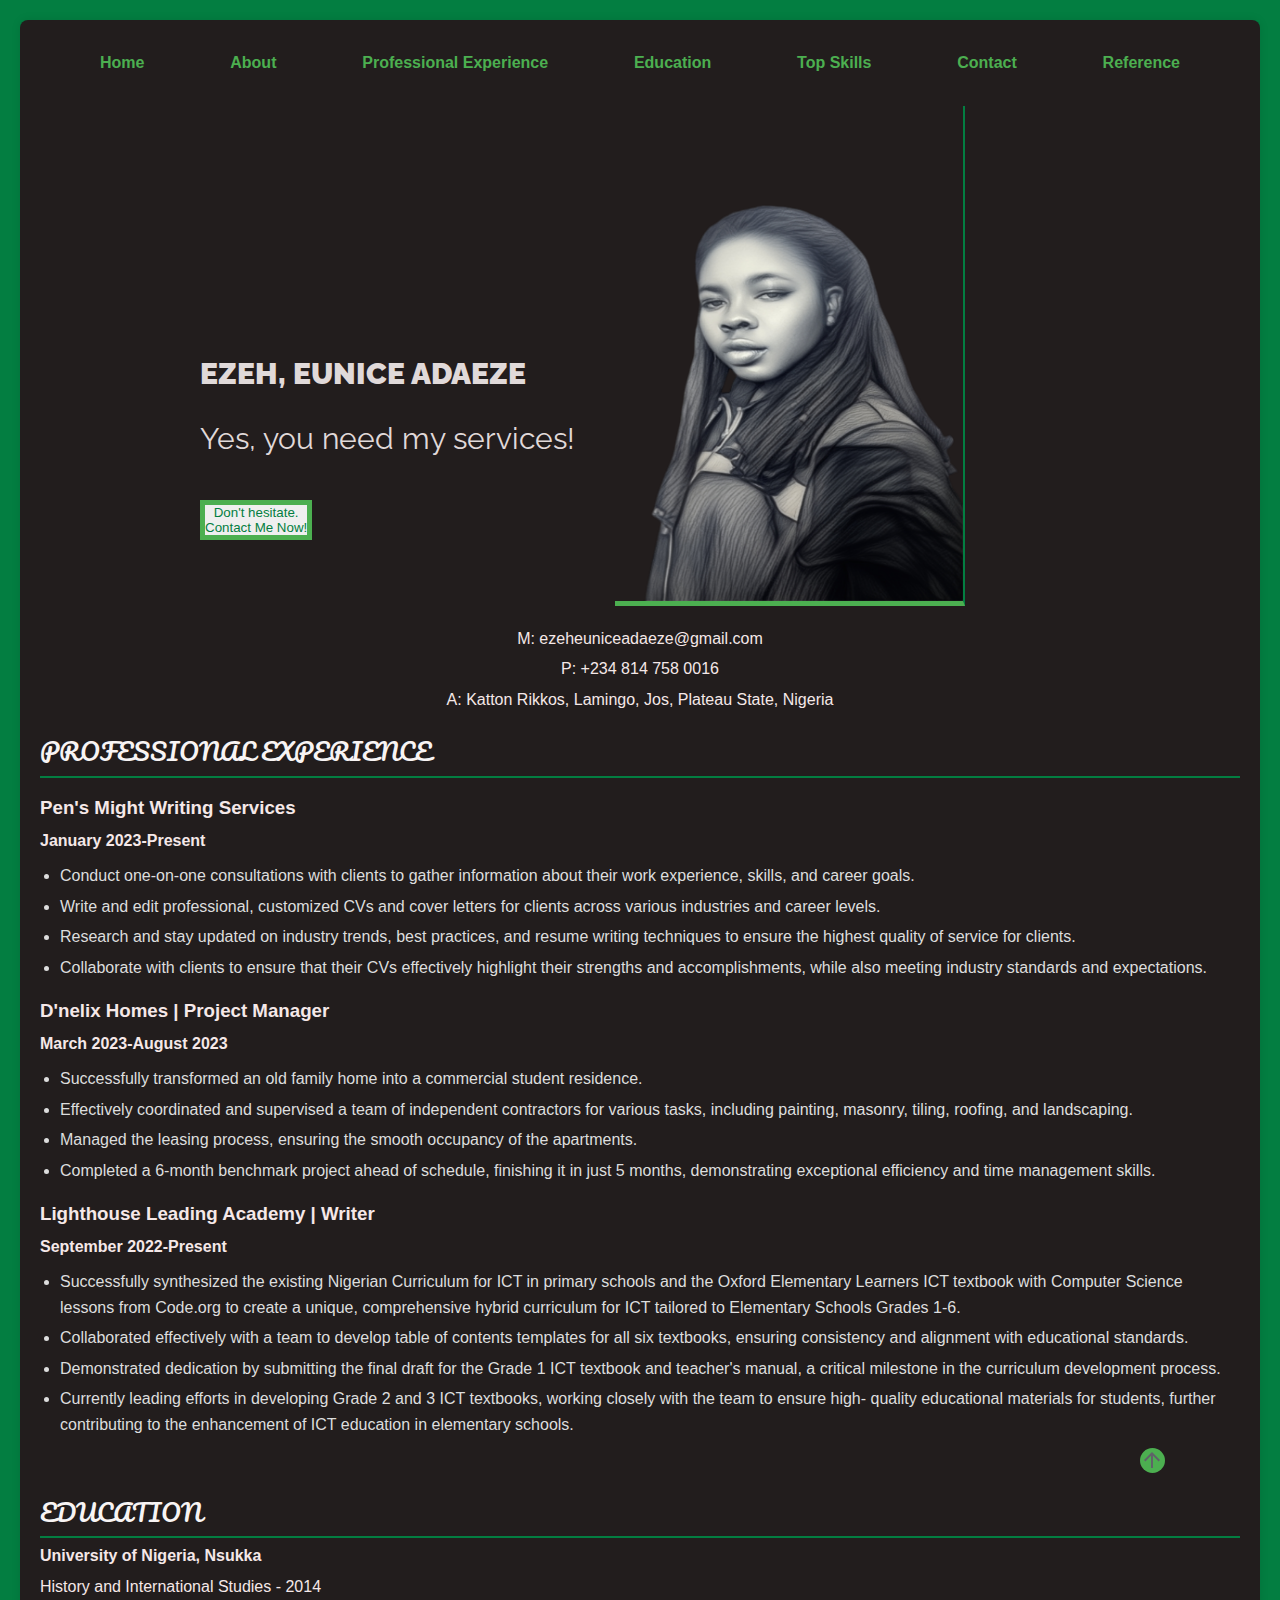
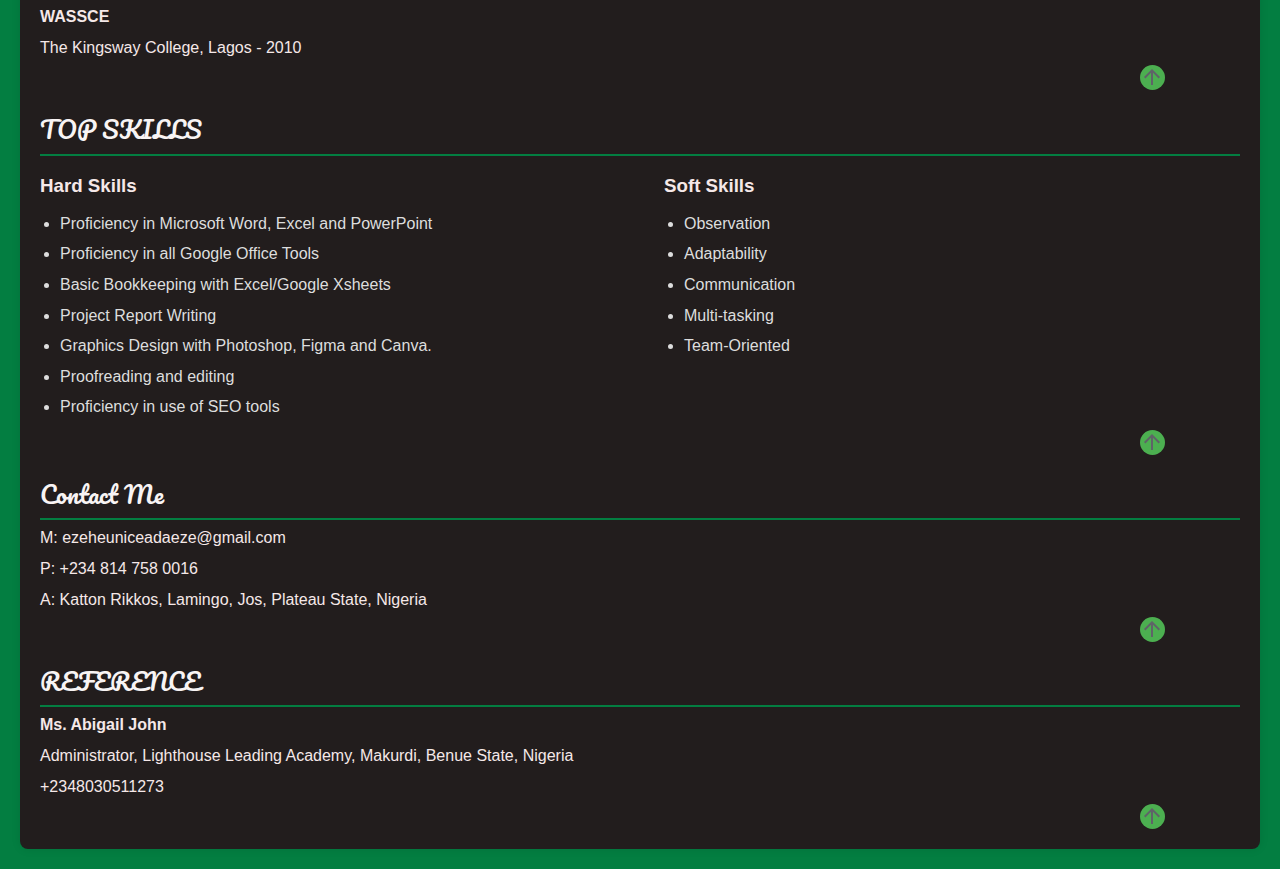
<file: index.html>
<!DOCTYPE html>
<html lang="en">
<head>
    <meta charset="UTF-8">
    <meta http-equiv="X-UA-Compatible" content="IE=edge">
    <meta name="viewport" content="width=device-width, initial-scale=1.0">
    <link rel="stylesheet" href="style.css">
    <link rel="preconnect" href="https://fonts.googleapis.com">
<link rel="preconnect" href="https://fonts.gstatic.com" crossorigin>
<link href="https://fonts.googleapis.com/css2?family=Anton&family=Mulish:ital,wght@0,200..1000;1,200..1000&family=Pacifico&family=Raleway:ital,wght@0,100..900;1,100..900&family=Roboto:ital,wght@0,100..900;1,100..900&display=swap" rel="stylesheet">
    <title>Ada's Portfolio</title>
    <style>
        
    </style>
</head>
<body>
    <div id="top" class="container">
        
        <!-- Navigation links -->
        <div class="nav-links">
            <a href="#">Home</a>
            <a href="#">About</a>
            <a href="#professional-experience">Professional Experience</a>
            <a href="#education">Education</a>
            <a href="#top-skills">Top Skills</a>
            <a href="#contact">Contact</a>
            <a href="#reference">Reference</a>

        </div>

        <!-- Header Section with Picture and Name-->
        <div class="header">
            <img src="./img/mypic2.png" alt="Ezeh Eunice Adaeze">
            <h1>EZEH, EUNICE ADAEZE</h1>
            <h3>Yes, you need my services!</h3>
            <button><a href="#contact">Don't hesitate. <br>Contact Me Now!</a></button>

        </div>
        <div class="contact-info">
            <p>M: ezeheuniceadaeze@gmail.com</p>
            <p>P: +234 814 758 0016</p>
            <p>A: Katton Rikkos, Lamingo, Jos, Plateau State, Nigeria</p>
        </div>
        
        <section id="professional-experience">
        <h2>PROFESSIONAL EXPERIENCE</h2>

        <h3>Pen's Might Writing Services</h3>
        <p><strong>January 2023-Present</strong></p>
        <ul>
            <li>Conduct one-on-one consultations with clients to gather
                information about their work experience, skills, and career goals.</li>
            <li>Write and edit professional, customized CVs and cover letters
                for clients across various industries and career levels.</li>
            <li>Research and stay updated on industry trends, best practices,
                and resume writing techniques to ensure the highest quality of
                service for clients.</li>
            <li>Collaborate with clients to ensure that their CVs effectively
                highlight their strengths and accomplishments, while also
                meeting industry standards and expectations.</li>
        </ul>

        <h3>D'nelix Homes | Project Manager</h3>
        <p><strong>March 2023-August 2023</strong></p>
        <ul>
            <li>Successfully transformed an old family home into a
                commercial student residence.</li>
            <li>Effectively coordinated and supervised a team of
                independent contractors for various tasks, including
                painting, masonry, tiling, roofing, and landscaping.</li>
            <li>Managed the leasing process, ensuring the smooth
                occupancy of the apartments.</li>
            <li>Completed a 6-month benchmark project ahead of
                schedule, finishing it in just 5 months, demonstrating
                exceptional efficiency and time management skills.</li>
        </ul>

        <h3>Lighthouse Leading Academy | Writer</h3>
        <p><strong>September 2022-Present</strong></p>
        <ul>
            <li>Successfully synthesized the existing Nigerian Curriculum for
                ICT in primary schools and the Oxford Elementary Learners
                ICT textbook with Computer Science lessons from Code.org
                to create a unique, comprehensive hybrid curriculum for ICT
                tailored to Elementary Schools Grades 1-6.</li>
            <li>Collaborated effectively with a team to develop table of
                contents templates for all six textbooks, ensuring consistency
                and alignment with educational standards.</li>
            <li>Demonstrated dedication by submitting the final draft for the
                Grade 1 ICT textbook and teacher's manual, a critical
                milestone in the curriculum development process.</li>
            <li>Currently leading efforts in developing Grade 2 and 3 ICT

                textbooks, working closely with the team to ensure high-
                quality educational materials for students, further
                
                contributing to the enhancement of ICT education in
                elementary schools.</li>
        </ul>
        <div class="back">
            <a href="#top">
                <svg xmlns="http://www.w3.org/2000/svg" height="24px" viewBox="0 -960 960 960" width="24px" fill="#5f6368"><path d="M440-160v-487L216-423l-56-57 320-320 320 320-56 57-224-224v487h-80Z"/></svg>
            </a>
        </div>
    </section>
        <section id="education">
        <h2>EDUCATION</h2>
        <p><strong>University of Nigeria, Nsukka</strong></p>
        <p>History and International Studies - 2014</p>
        <p><strong>WASSCE</strong></p>
        <p>The Kingsway College, Lagos - 2010</p>
        <div class="back">
            <a href="#top">
                <svg xmlns="http://www.w3.org/2000/svg" height="24px" viewBox="0 -960 960 960" width="24px" fill="#5f6368"><path d="M440-160v-487L216-423l-56-57 320-320 320 320-56 57-224-224v487h-80Z"/></svg>
            </a>
        </div>
    </section>
        <section id="top-skills">
        <h2>TOP SKILLS</h2>
        <div class="skills">
            <div>
                <h3>Hard Skills</h3>
                <ul>
                    <li>Proficiency in Microsoft Word,
                        Excel and PowerPoint</li>
                    <li>Proficiency in all Google Office
                        Tools</li>
                    <li>Basic Bookkeeping with
                        Excel/Google Xsheets</li>
                    <li>Project Report Writing</li>
                    <li>Graphics Design with Photoshop,
                        Figma and Canva.</li>
                    <li>Proofreading and editing</li>
                    <li>Proficiency in use of SEO tools</li>
                </ul>
            </div>
            <div>
                <h3>Soft Skills</h3>
                <ul>
                    <li>Observation</li>
                    <li>Adaptability</li>
                    <li>Communication</li>
                    <li>Multi-tasking</li>
                    <li>Team-Oriented</li>
                </ul>
            </div>
        </div>
        <div class="back">
            <a href="#top">
                <svg xmlns="http://www.w3.org/2000/svg" height="24px" viewBox="0 -960 960 960" width="24px" fill="#5f6368"><path d="M440-160v-487L216-423l-56-57 320-320 320 320-56 57-224-224v487h-80Z"/></svg>
            </a>
        </div>
    </section>
    <section id="contact">
        <h2>Contact Me</h2>
        <p>M: ezeheuniceadaeze@gmail.com</p>
        <p>P: +234 814 758 0016</p>
        <p>A: Katton Rikkos, Lamingo, Jos, Plateau State, Nigeria</p>
        <div class="back">
            <a href="#top">
                <svg xmlns="http://www.w3.org/2000/svg" height="24px" viewBox="0 -960 960 960" width="24px" fill="#5f6368"><path d="M440-160v-487L216-423l-56-57 320-320 320 320-56 57-224-224v487h-80Z"/></svg>
            </a>
        </div>
    </section>
        <section id="reference">
        <div class="reference">
        <h2>REFERENCE</h2>
        <p><strong>Ms. Abigail John</strong></p>
        <p>Administrator, Lighthouse Leading
            Academy, Makurdi, Benue State, Nigeria</p>
        <p>+2348030511273</p>
        </div>
    </section>
    <div class="back">
        <a href="#top">
            <svg xmlns="http://www.w3.org/2000/svg" height="24px" viewBox="0 -960 960 960" width="24px" fill="#5f6368"><path d="M440-160v-487L216-423l-56-57 320-320 320 320-56 57-224-224v487h-80Z"/></svg>
        </a>
    </div>
    </div>
    
   
</body>
</html>
</file>
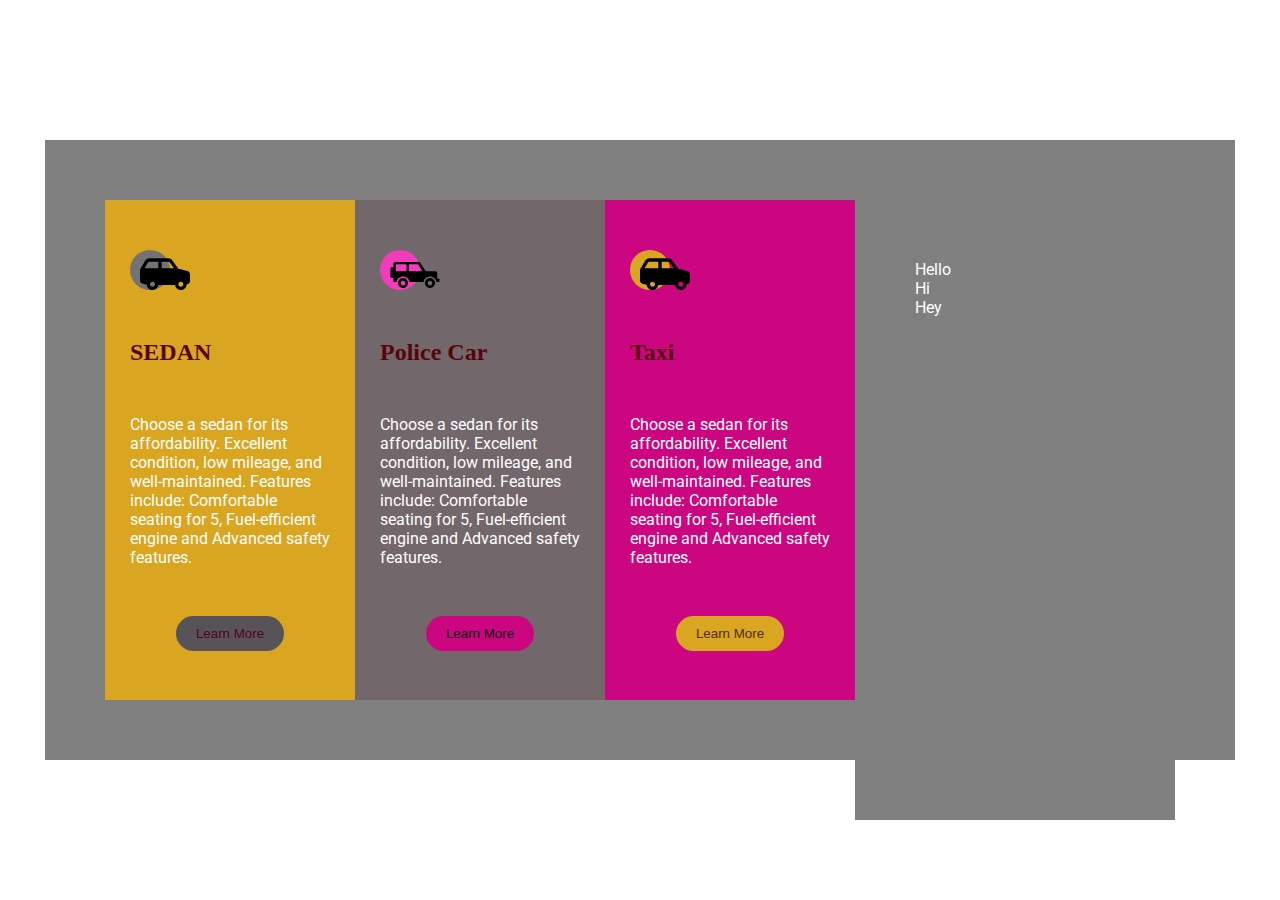
<file: CSS CLASS/index.html>
<!DOCTYPE html>
<html lang="en">
<head>
    <meta charset="UTF-8">
    <meta name="viewport" content="width=device-width, initial-scale=1.0">
    <link rel="preconnect" href="https://fonts.googleapis.com">
<link rel="preconnect" href="https://fonts.gstatic.com" crossorigin>
<link href="https://fonts.googleapis.com/css2?family=Roboto:ital,wght@0,100..900;1,100..900&display=swap" rel="stylesheet">
<link rel="preconnect" href="https://fonts.googleapis.com">
<link rel="preconnect" href="https://fonts.gstatic.com" crossorigin>
<link href="https://fonts.googleapis.com/css2?family=Anton&family=Roboto:ital,wght@0,100..900;1,100..900&display=swap" rel="stylesheet">
    <title>Car Advert</title>
    <style>
        *{  
            margin: 0;
            padding: 0;
        }
       body{
            display: flex;
            justify-content: center;
            align-items: center;
            height: 100dvh;
       }
        .container {
            display: flex; 
            background-color: gray;
             padding: 60px;
           height: 500px;
        }

    
        .gold{
            background-color: goldenrod;
            padding: 25px;
            display: flex;
            flex-direction: column;
            justify-content: space-around;
        }
        .red{
            background-color: #72676a;
            padding: 25px;
            display: flex;
            flex-direction: column;
            justify-content: space-around;
        }
        .purple{
            background-color: #cc0680;
            padding: 25px;
            display: flex;
            flex-direction: column;
            justify-content: space-around;
        }
        button{
            padding: 10px 20px;
            border-radius: 50px;
            border: none;
            display: flex;
            flex-direction: column;
            justify-content: space-around;
            align-items: center;
            margin: auto;
        }
        .btn-purple{
            color: rgb(80, 45, 4);
            background-color: goldenrod;
        }
        .btn-gold{
            color: rgb(82, 3, 33);
            background-color: #585358;
        }
        .btn-red{
            color: rgb(1, 20, 14);
            background-color: #cc0680;
        }
        h2{
           color: #57040b; 
           font-family: "trebuchet ms" serif;
  font-weight: 900;
  font-style: unset; 
            font-optical-sizing: auto;
            font-variation-settings:
                "wdth" 100;
            text-decoration: dotted;
        }
        p{
           font-family: "Roboto", serif;
  font-optical-sizing: auto;
  font-weight: weight;
  font-style: normal;
  font-variation-settings:
    "wdth" 100;
            word-wrap: break-word;
            width: 200px;
            color: #ffffff;

        }
        ul{
            word-wrap: break-word;
            text-align: justify; 
        }
        img{
            width: 50px;
            margin-left: 10px;
        }
        .circle-gold{
            background-color: #757273;
            border-radius: 50%;
            width: 40px;
            height: 40px;
            display: flex;
        }
        .circle-red{
            background-color: #f33cbc;
            border-radius: 50%;
            width: 40px;
            height: 40px;
            display: flex;
        }
        .circle-purple{
            background-color: goldenrod;
            border-radius: 50%;
            width: 40px;
            height: 40px;
            display: flex;
        }
        .class{
            color: #57040b;
        }


    </style>
</head>
<body>
    <div class="container">
        <div class="gold">
            <div class="circle-gold">
            <p><img src= "./img folder/ansuv.svg" height="50px" width="50px"> </p>
            </div>
            <h2>SEDAN</h2>
            <p id="txt">Choose a sedan for its affordability. Excellent condition, low mileage, and well-maintained. Features include:
                Comfortable seating for 5, Fuel-efficient engine and Advanced safety features.
            </p>
            <div>
                <button class="btn-gold">Learn More</button> 
            </div>
        </div>
        
        <div class="red">
            <div class="circle-red">
            <p><img src= "./img folder/traanspo.svg" height="50px" width="50px"> </p>
            </div>
            <h2>Police Car</h2>
            <p id="txt">Choose a sedan for its affordability. Excellent condition, low mileage, and well-maintained. Features include:
                Comfortable seating for 5, Fuel-efficient engine and Advanced safety features.
            </p>
            <div>
                <button class="btn-red">Learn More</button>
            </div>
        </div>
        
        <div class="purple">
            <div class="circle-purple">
            <p><img src= "./img folder/ansuv.svg" height="50px" width="50px"> </p>
            </div>
            <h2>Taxi</h2>
           <p id="txt">Choose a sedan for its affordability. Excellent condition, low mileage, and well-maintained. Features include:
                Comfortable seating for 5, Fuel-efficient engine and Advanced safety features.
            </p>
            <div>
                
                <button class="btn-purple">Learn More</button>
                
            </div>
            
        </div>
        <div class="container card">

            <div class="card">
                <p>Hello</p>
                <p>Hi</p>
                <p>Hey</p>

            </div>
        </div>
    </div>
</body>
</html>
</file>
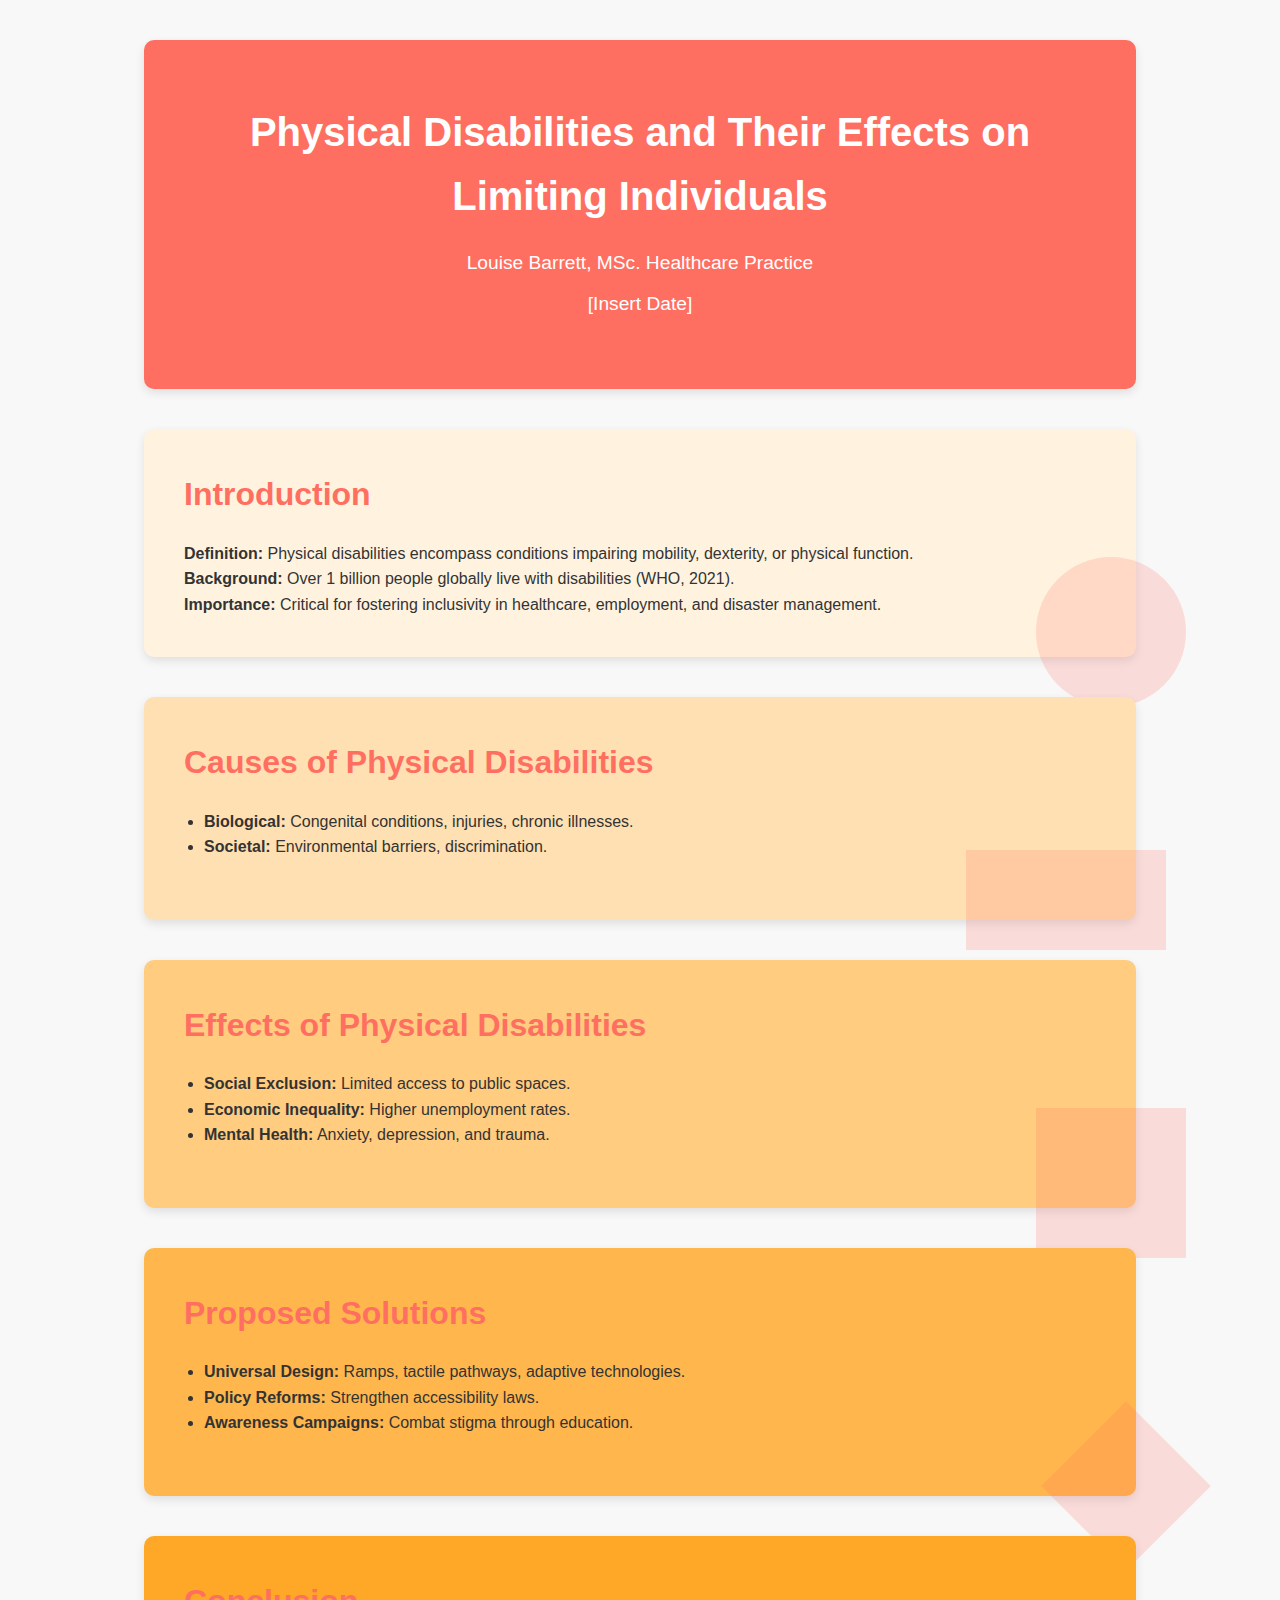
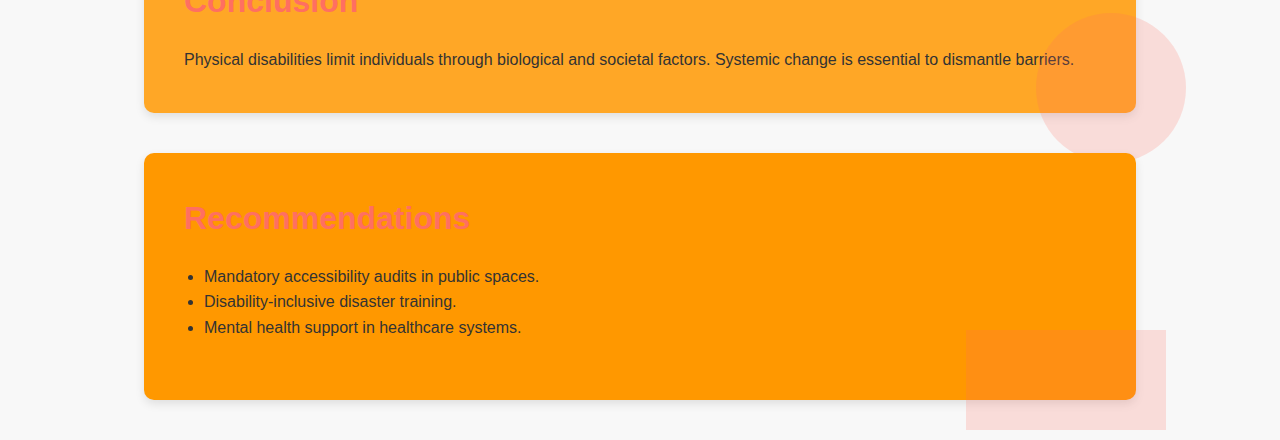
<file: ada's project/Html and Css Practice Project/Dave Grey Css Class/index.html>
<!DOCTYPE html>
<html lang="en">
<head>
  <meta charset="UTF-8">
  <meta name="viewport" content="width=device-width, initial-scale=1.0">
  <title>Physical Disabilities and Their Effects</title>
  <link rel="stylesheet" href="style.css">
</head>
<body>
  <div class="slides">
    <!-- Title Slide -->
    <div class="slide title-slide">
      <h1>Physical Disabilities and Their Effects on Limiting Individuals</h1>
      <p>Louise Barrett, MSc. Healthcare Practice</p>
      <p>[Insert Date]</p>
    </div>

    <!-- Introduction Slide -->
    <div class="slide intro-slide">
      <h2>Introduction</h2>
      <p><strong>Definition:</strong> Physical disabilities encompass conditions impairing mobility, dexterity, or physical function.</p>
      <p><strong>Background:</strong> Over 1 billion people globally live with disabilities (WHO, 2021).</p>
      <p><strong>Importance:</strong> Critical for fostering inclusivity in healthcare, employment, and disaster management.</p>
      <div class="shape orange-circle"></div>
    </div>

    <!-- Causes Slide -->
    <div class="slide causes-slide">
      <h2>Causes of Physical Disabilities</h2>
      <ul>
        <li><strong>Biological:</strong> Congenital conditions, injuries, chronic illnesses.</li>
        <li><strong>Societal:</strong> Environmental barriers, discrimination.</li>
      </ul>
      <div class="shape orange-rectangle"></div>
    </div>

    <!-- Effects Slide -->
    <div class="slide effects-slide">
      <h2>Effects of Physical Disabilities</h2>
      <ul>
        <li><strong>Social Exclusion:</strong> Limited access to public spaces.</li>
        <li><strong>Economic Inequality:</strong> Higher unemployment rates.</li>
        <li><strong>Mental Health:</strong> Anxiety, depression, and trauma.</li>
      </ul>
      <div class="shape orange-triangle"></div>
    </div>

    <!-- Solutions Slide -->
    <div class="slide solutions-slide">
      <h2>Proposed Solutions</h2>
      <ul>
        <li><strong>Universal Design:</strong> Ramps, tactile pathways, adaptive technologies.</li>
        <li><strong>Policy Reforms:</strong> Strengthen accessibility laws.</li>
        <li><strong>Awareness Campaigns:</strong> Combat stigma through education.</li>
      </ul>
      <div class="shape orange-diamond"></div>
    </div>

    <!-- Conclusion Slide -->
    <div class="slide conclusion-slide">
      <h2>Conclusion</h2>
      <p>Physical disabilities limit individuals through biological and societal factors. Systemic change is essential to dismantle barriers.</p>
      <div class="shape orange-circle"></div>
    </div>

    <!-- Recommendations Slide -->
    <div class="slide recommendations-slide">
      <h2>Recommendations</h2>
      <ul>
        <li>Mandatory accessibility audits in public spaces.</li>
        <li>Disability-inclusive disaster training.</li>
        <li>Mental health support in healthcare systems.</li>
      </ul>
      <div class="shape orange-rectangle"></div>
    </div>
  </div>
</body>
</html>
</file>
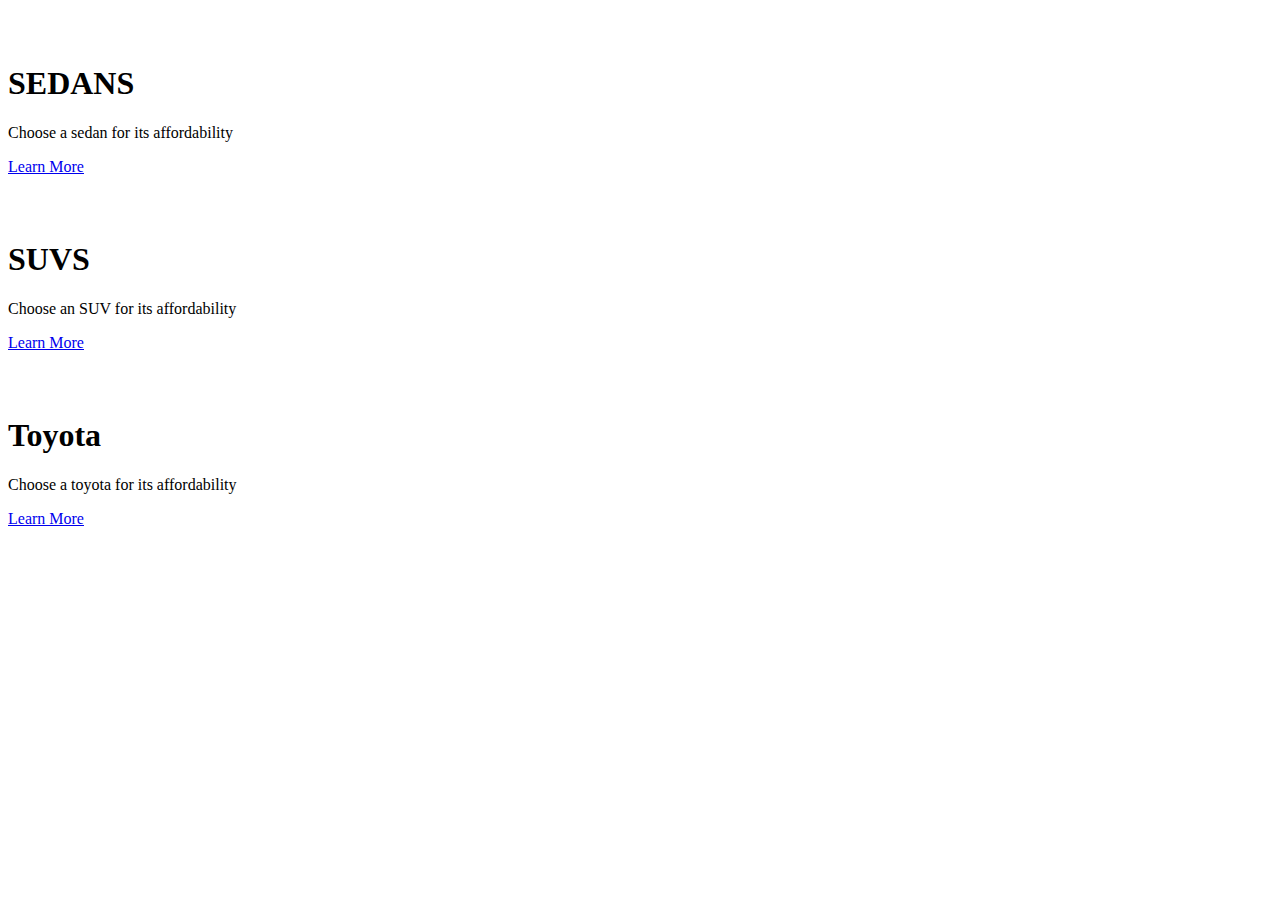
<file: html styling assignment.html>
<!DOCTYPE html>
<html lang="en">
<head>
    <meta charset="UTF-8">
    <meta name="viewport" content="width=device-width, initial-scale=1.0">
    <title>Document</title>
</head>
<body>
    <div class="container1">
        <p><svg smlns="http://www.w3.org/2000/svg" height="24px" viewbox></svg> </p>
        <h1>SEDANS</h1>
        <p id="txt">Choose a sedan for its affordability</p>
        <a href="#">Learn More</a>
    </div>
    <div class="container2">
        <p><svg smlns="http://www.w3.org/2000/svg" height="24px" viewbox></svg> </p>
        <h1>SUVS</h1>
        <p id="txt">Choose an SUV for its affordability</p>
        <a href="#">Learn More</a>
    </div>
    <div class="container3">
        <p><svg smlns="http://www.w3.org/2000/svg" height="24px" viewbox></svg> </p>
        <h1>Toyota</h1>
        <p id="txt">Choose a toyota for its affordability</p>
        <a href="#">Learn More</a>
    </div>
</body>
</html>
</file>
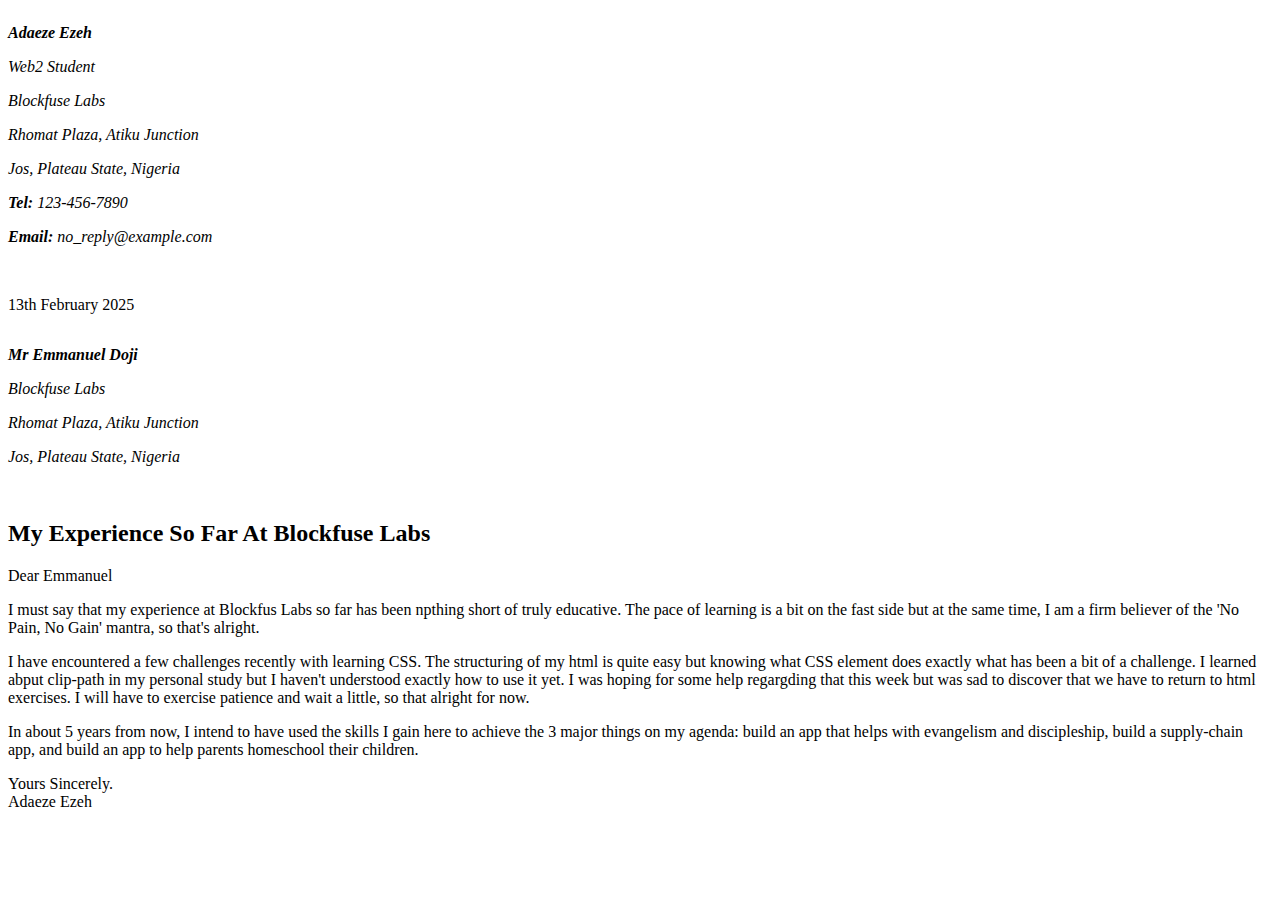
<file: New folder/Letter.html.html>
<!DOCTYPE html>
<html>
<head>
<title>Letter </title>
<style>
    .first-address{
        align-content: flex-start;
    }
    .second-address{
        align-content: flex-end;
    }
</style>

</head>
<body>

<div class="first-address">
<em>
<p><b>Adaeze Ezeh</b></p>
<p>Web2 Student</p>
<p>Blockfuse Labs</p>
<p>Rhomat Plaza, Atiku Junction</p>
<p>Jos, Plateau State, Nigeria</p>
<p><b>Tel:</b> 123-456-7890</p>
<p><b>Email:</b> no_reply@example.com</p>
</em>
<br>
<p>13th February 2025</p>
</div>

<div class="second-address"></div>
<p><b><em>Mr Emmanuel Doji</em></b></p>
<p><em>Blockfuse Labs</em></p>
<p><em>Rhomat Plaza, Atiku Junction</em></p>
<p><em>Jos, Plateau State, Nigeria</em></p>
</div>
<br>

<h2>My Experience So Far At Blockfuse Labs</h2>
<p>Dear Emmanuel</p>

<p>I must say that my experience at Blockfus Labs so far has been npthing short of truly educative. The pace of learning is a bit on the fast side but at the same time, I am a firm believer of the 'No Pain, No Gain' mantra, so that's alright.</p>


<p>I have encountered a few challenges recently with learning CSS. The structuring of my html is quite easy but knowing what CSS element does exactly what has been a bit of a challenge. I learned abput clip-path in my personal study but I haven't understood exactly how to use it yet. I was hoping for some help regargding that this week but was sad to discover that we have to return to html exercises. I will have to exercise patience and wait a little, so that alright for now.</p>


<p>In about 5 years from now, I intend to have used the skills I gain here to achieve the 3 major things on my agenda: build an app that helps with evangelism and discipleship, build a supply-chain app, and build an app to help parents homeschool their children.</p>

<p>Yours Sincerely. <br> Adaeze Ezeh</p>

</body>
</html>
</file>
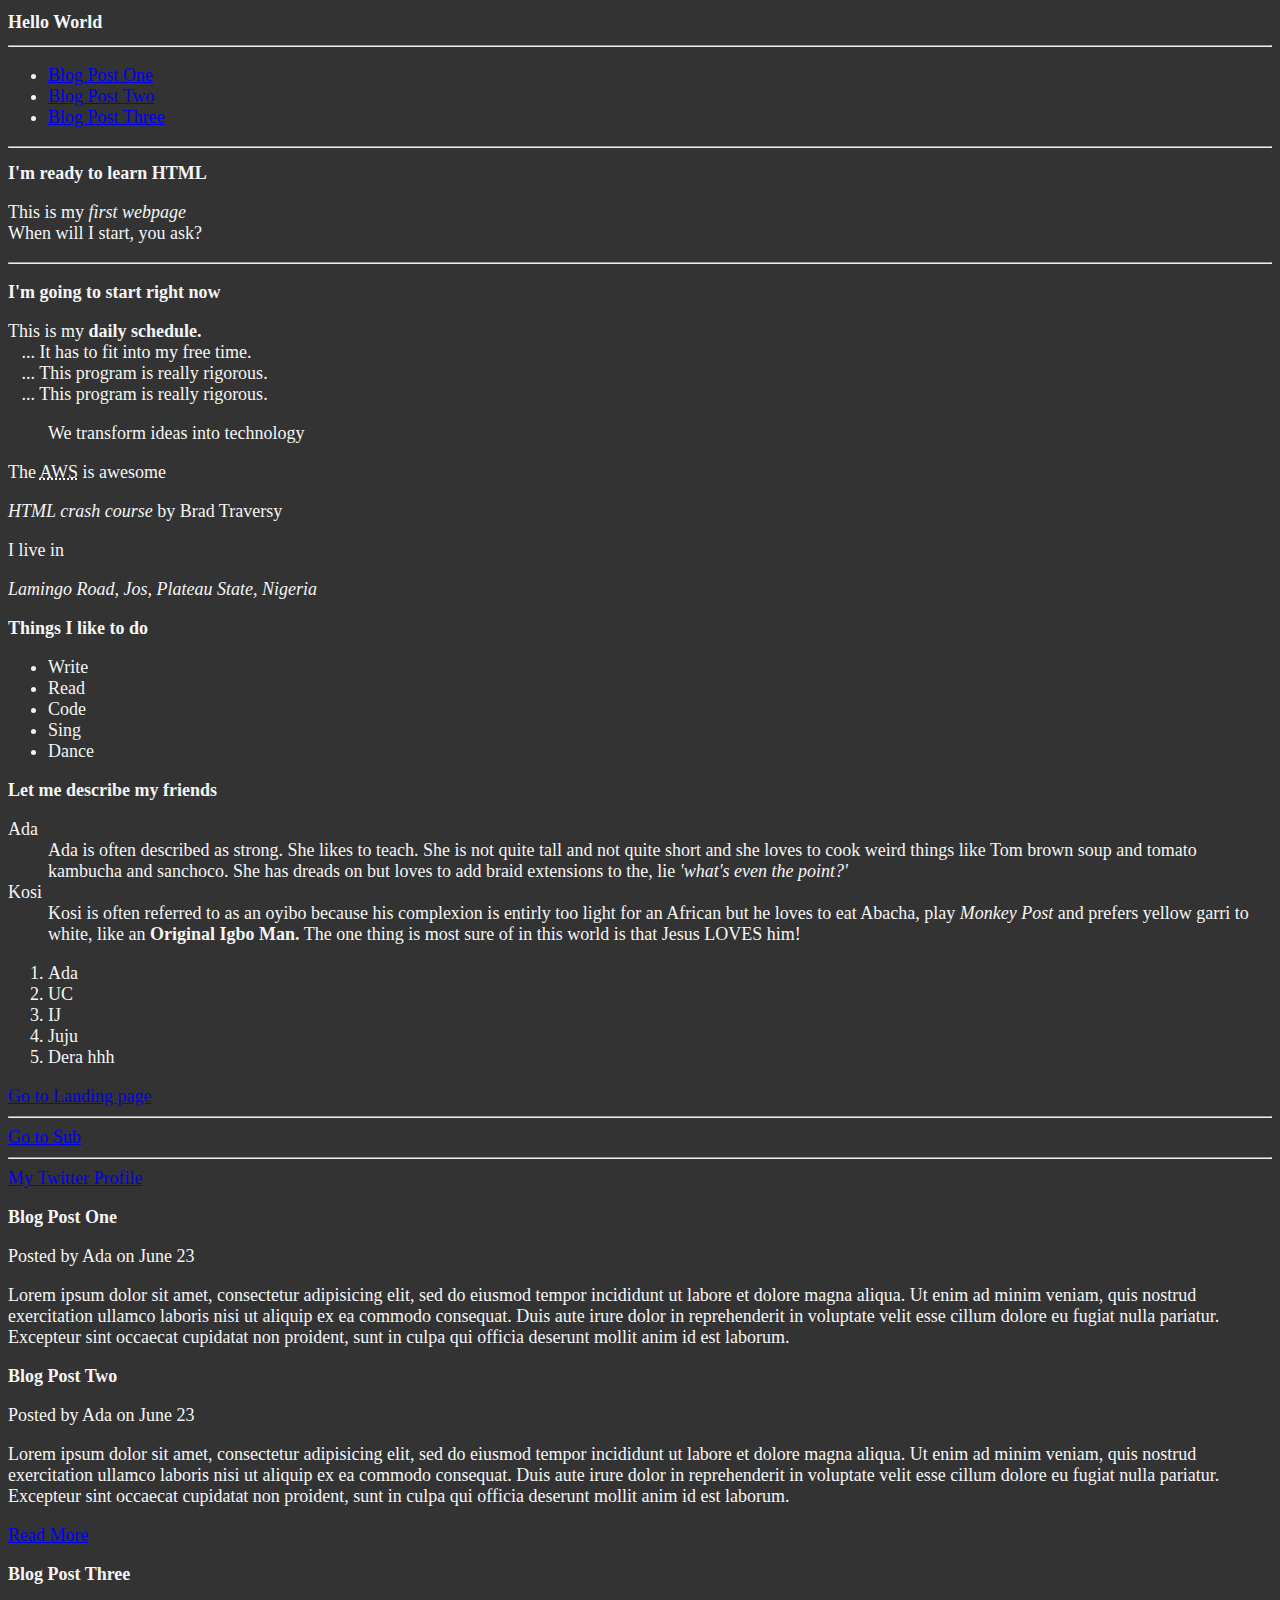
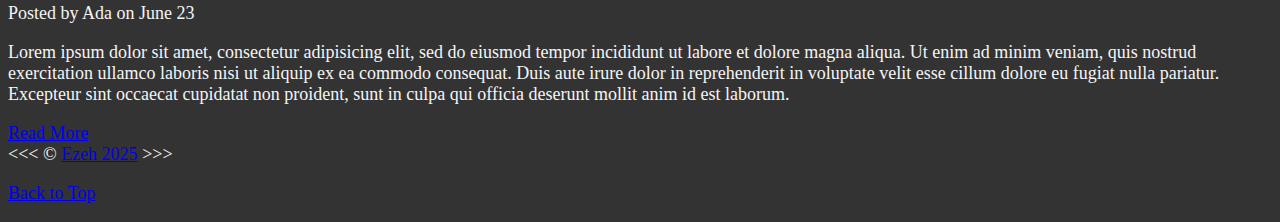
<file: NewClassStudies/about.html>
<!DOCTYPE html>
<html lang="en">
<head>
	<meta charset="utf-8">
	<meta name="author" content="Adaeze Ezeh">
	<meta name="description" content="This page contains all the things I'm willing to share about myself">
	<title>Assignment 4</title>
	<link rel="icon" type="image/x-icon" href="C:\Users\hp\Desktop\Ada's Works\First Blog In Blockfuse Labs\img\PensMightIdeas.jpg">
	<link rel="stylesheet" type="text/css" href="main.css">
</head>
<body>
	<h1>Hello World</h1>

	<hr>
	<nav>
		<ul>
			<li><a href="#section-one">Blog Post One</a></li>
			<li><a href="#section-two">Blog Post Two</a></li>
			<li><a href="#section-three">Blog Post Three</a></li>
		</ul>
	</nav>

	<hr>

	<h2>I'm ready to learn HTML</h2>
	<p>This is my <em>first webpage</em>
		<br> When will I start, you ask?</p>

	<hr>

	<h3>I'm going to start right now</h3>
	<p>This is my <strong>daily schedule.</strong> 
		<br>&nbsp;&nbsp;&nbsp;... It has to fit into my free time. 
		<br>&nbsp;&nbsp;&nbsp;... This program is really rigorous.
		<br>&nbsp;&nbsp;&nbsp;... This program is really rigorous. </p>

		

		<!-- Quotations -->
		<blockquote cite="http://dnelix.com">
			We transform ideas into technology
		</blockquote>

		<p>The <abbr title="Amazon Web Services">AWS</abbr> is awesome</p>

		<p><cite>HTML crash course</cite> by Brad Traversy</p>
		<p>I live in <address>Lamingo Road, Jos, Plateau State, Nigeria</address></p>

		<p> <strong>Things I like to do</strong>

			<!-- List -->
			<ul>
				<li>Write</li>
				<li>Read</li>
				<li>Code</li>
				<li>Sing</li>
				<li>Dance</li>
			</ul>
			<strong>Let me describe my friends</strong>
			<dl>
				<dt>Ada</dt>
				<dd>Ada is often described as strong. She likes to teach. She is not quite tall and not quite short and she loves to cook weird things like Tom brown soup and tomato kambucha and sanchoco. She has dreads on but loves to add braid extensions to the, lie <em>'what's even the point?'</em></dd>
				<dt>Kosi</dt>
				<dd>Kosi is often referred to as an oyibo because his complexion is entirly too light for an African but he loves to eat Abacha, play <em>Monkey Post</em> and prefers yellow garri to white, like an <strong>Original Igbo Man.</strong> The one thing is most sure of in this world is that Jesus LOVES him!</dd>
			</dl>
			<ol>
				<li>Ada</li>
				<li>UC</li>
				<li>IJ</li>
				<li>Juju</li>
				<li>Dera hhh</li>
			</ol>

			<a href="Landing page.html" target="_blank">Go to Landing page</a>
			<br><hr>

			<a href="sub.html" target="_blank">Go to Sub</a>

			<br><hr>
			<a href = "https://x.com/EzehEunice" target="_blank" >My Twitter Profile</a> <br>

		</p>
		<section id="section-one">
		<article class="Post">
			<h3>Blog Post One</h3>
			<small>Posted by Ada on June 23</small>
			<p>Lorem ipsum dolor sit amet, consectetur adipisicing elit, sed do eiusmod
			tempor incididunt ut labore et dolore magna aliqua. Ut enim ad minim veniam,
			quis nostrud exercitation ullamco laboris nisi ut aliquip ex ea commodo
			consequat. Duis aute irure dolor in reprehenderit in voluptate velit esse
			cillum dolore eu fugiat nulla pariatur. Excepteur sint occaecat cupidatat non
			proident, sunt in culpa qui officia deserunt mollit anim id est laborum.</p>
		</article>
		</section>
		<section id="section-two">
		<article class="Post">
			<h3>Blog Post Two</h3>
			<small>Posted by Ada on June 23</small>
			<p>Lorem ipsum dolor sit amet, consectetur adipisicing elit, sed do eiusmod
			tempor incididunt ut labore et dolore magna aliqua. Ut enim ad minim veniam,
			quis nostrud exercitation ullamco laboris nisi ut aliquip ex ea commodo
			consequat. Duis aute irure dolor in reprehenderit in voluptate velit esse
			cillum dolore eu fugiat nulla pariatur. Excepteur sint occaecat cupidatat non
			proident, sunt in culpa qui officia deserunt mollit anim id est laborum.</p>
			<a href="http://dnelix.com">Read More</a>
		</article>
		</section>
		<section id="section-three"> 
		<article class="Post">
			<h3>Blog Post Three</h3>
			<small>Posted by Ada on June 23</small>
			<p>Lorem ipsum dolor sit amet, consectetur adipisicing elit, sed do eiusmod
			tempor incididunt ut labore et dolore magna aliqua. Ut enim ad minim veniam,
			quis nostrud exercitation ullamco laboris nisi ut aliquip ex ea commodo
			consequat. Duis aute irure dolor in reprehenderit in voluptate velit esse
			cillum dolore eu fugiat nulla pariatur. Excepteur sint occaecat cupidatat non
			proident, sunt in culpa qui officia deserunt mollit anim id est laborum.</p>
			<a href="http://dnelix.com">Read More</a>
		</article>
	</section>


		&lt;&lt;&lt; &copy; <a href="about.html">Ezeh 2025</a> &gt;&gt;&gt;
		<p><a href="#">Back to Top</a></p>
</body>
</html>
</file>
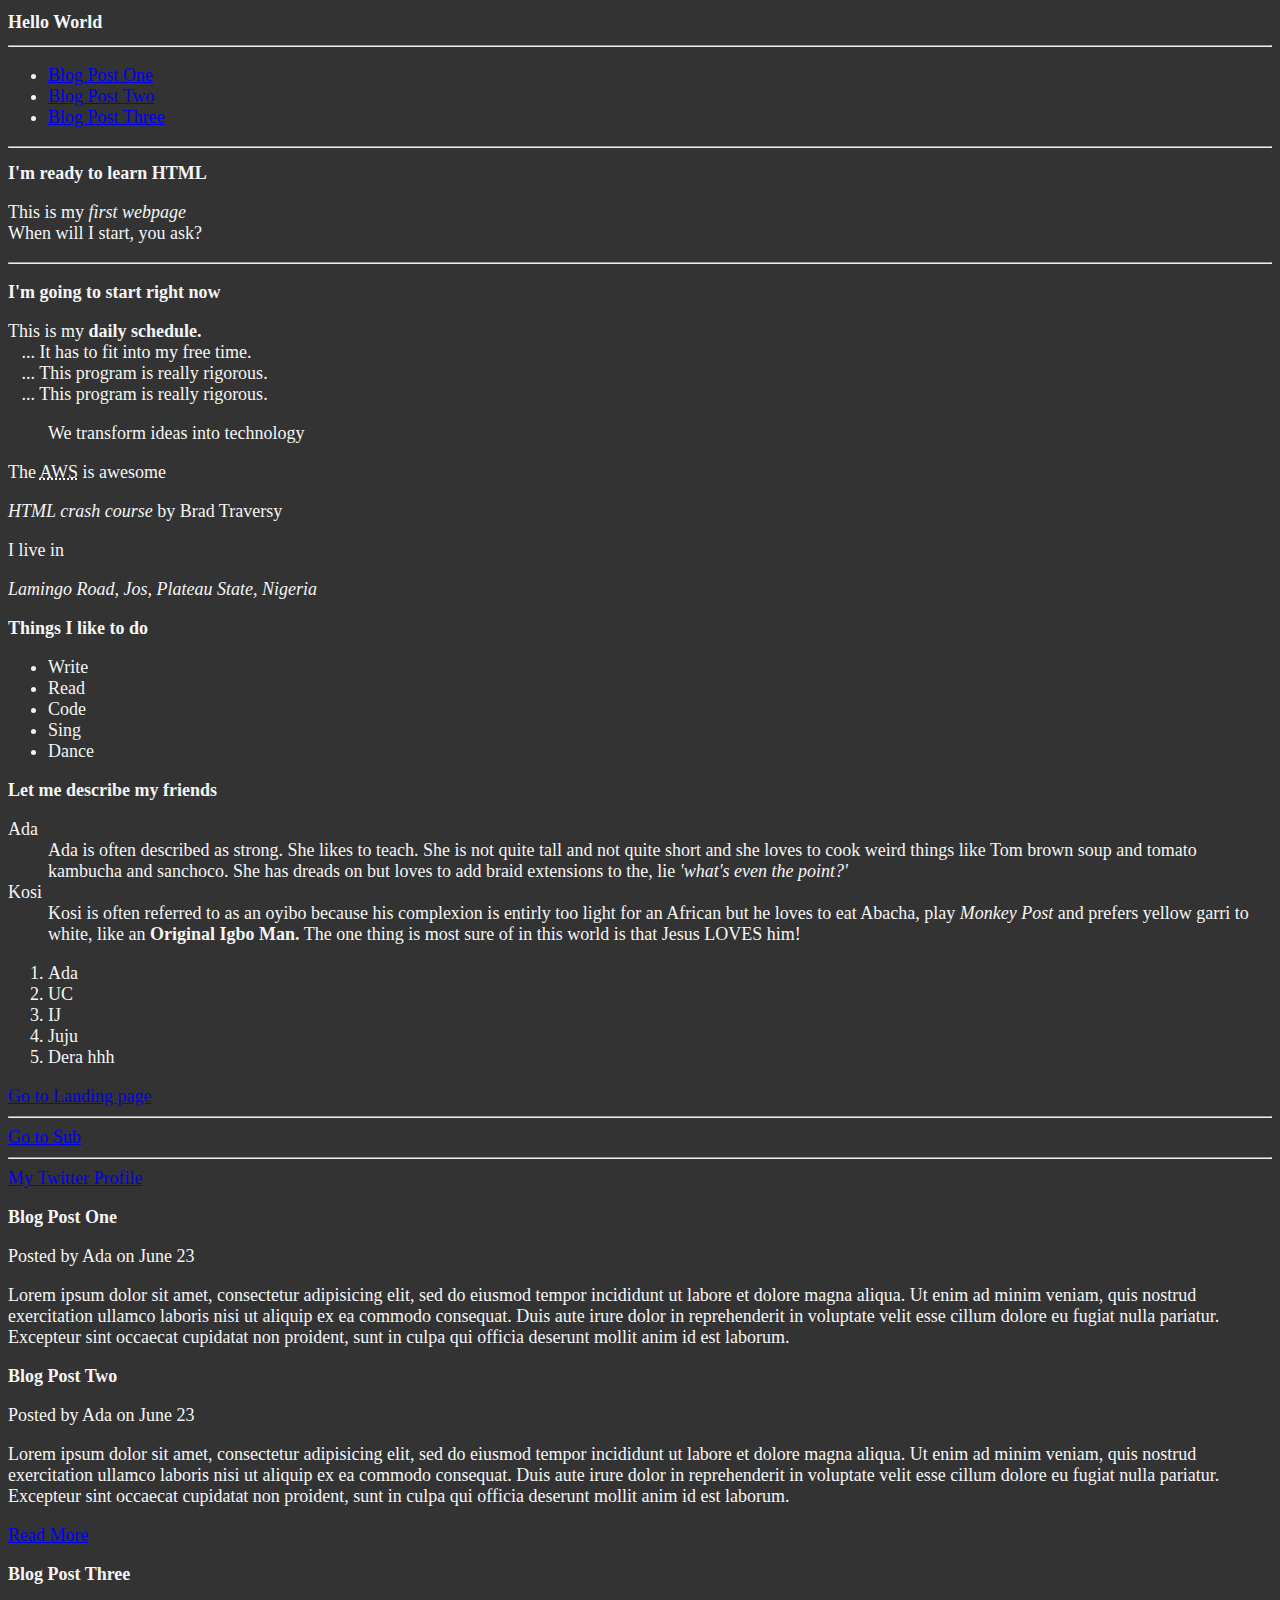
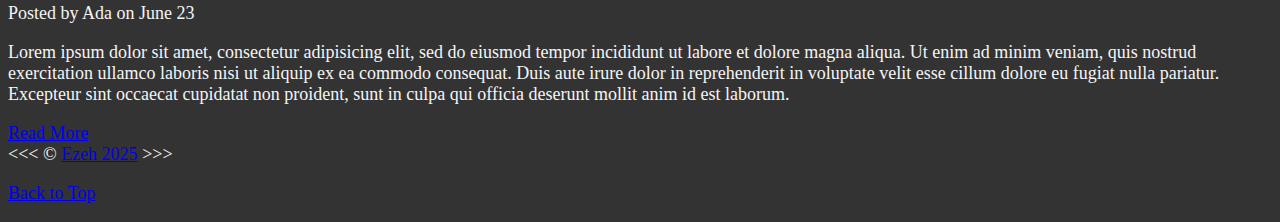
<file: NewClassStudies/Assignment 4.html>
<!DOCTYPE html>
<html lang="en">
<head>
	<meta charset="utf-8">
	<meta name="author" content="Adaeze Ezeh">
	<meta name="description" content="This page contains all the things I'm learning how to create as I learn HTML">
	<title>Assignment 4</title>
	<link rel="icon" type="image/x-icon" href="C:\Users\hp\Desktop\Ada's Works\First Blog In Blockfuse Labs\img\PensMightIdeas.jpg">
	<link rel="stylesheet" type="text/css" href="main.css">
</head>
<body>
	<h1>Hello World</h1>

	<hr>
	<nav>
		<ul>
			<li><a href="#section-one">Blog Post One</a></li>
			<li><a href="#section-two">Blog Post Two</a></li>
			<li><a href="#section-three">Blog Post Three</a></li>
		</ul>
	</nav>

	<hr>

	<h2>I'm ready to learn HTML</h2>
	<p>This is my <em>first webpage</em>
		<br> When will I start, you ask?</p>

	<hr>

	<h3>I'm going to start right now</h3>
	<p>This is my <strong>daily schedule.</strong> 
		<br>&nbsp;&nbsp;&nbsp;... It has to fit into my free time. 
		<br>&nbsp;&nbsp;&nbsp;... This program is really rigorous.
		<br>&nbsp;&nbsp;&nbsp;... This program is really rigorous. </p>

		

		<!-- Quotations -->
		<blockquote cite="http://dnelix.com">
			We transform ideas into technology
		</blockquote>

		<p>The <abbr title="Amazon Web Services">AWS</abbr> is awesome</p>

		<p><cite>HTML crash course</cite> by Brad Traversy</p>
		<p>I live in <address>Lamingo Road, Jos, Plateau State, Nigeria</address></p>

		<p> <strong>Things I like to do</strong>

			<!-- List -->
			<ul>
				<li>Write</li>
				<li>Read</li>
				<li>Code</li>
				<li>Sing</li>
				<li>Dance</li>
			</ul>
			<strong>Let me describe my friends</strong>
			<dl>
				<dt>Ada</dt>
				<dd>Ada is often described as strong. She likes to teach. She is not quite tall and not quite short and she loves to cook weird things like Tom brown soup and tomato kambucha and sanchoco. She has dreads on but loves to add braid extensions to the, lie <em>'what's even the point?'</em></dd>
				<dt>Kosi</dt>
				<dd>Kosi is often referred to as an oyibo because his complexion is entirly too light for an African but he loves to eat Abacha, play <em>Monkey Post</em> and prefers yellow garri to white, like an <strong>Original Igbo Man.</strong> The one thing is most sure of in this world is that Jesus LOVES him!</dd>
			</dl>
			<ol>
				<li>Ada</li>
				<li>UC</li>
				<li>IJ</li>
				<li>Juju</li>
				<li>Dera hhh</li>
			</ol>

			<a href="Landing page.html" target="_blank">Go to Landing page</a>
			<br><hr>

			<a href="sub.html" target="_blank">Go to Sub</a>

			<br><hr>
			<a href = "https://x.com/EzehEunice" target="_blank" >My Twitter Profile</a> <br>

		</p>
		<section id="section-one">
		<article class="Post">
			<h3>Blog Post One</h3>
			<small>Posted by Ada on June 23</small>
			<p>Lorem ipsum dolor sit amet, consectetur adipisicing elit, sed do eiusmod
			tempor incididunt ut labore et dolore magna aliqua. Ut enim ad minim veniam,
			quis nostrud exercitation ullamco laboris nisi ut aliquip ex ea commodo
			consequat. Duis aute irure dolor in reprehenderit in voluptate velit esse
			cillum dolore eu fugiat nulla pariatur. Excepteur sint occaecat cupidatat non
			proident, sunt in culpa qui officia deserunt mollit anim id est laborum.</p>
		</article>
		</section>
		<section id="section-two">
		<article class="Post">
			<h3>Blog Post Two</h3>
			<small>Posted by Ada on June 23</small>
			<p>Lorem ipsum dolor sit amet, consectetur adipisicing elit, sed do eiusmod
			tempor incididunt ut labore et dolore magna aliqua. Ut enim ad minim veniam,
			quis nostrud exercitation ullamco laboris nisi ut aliquip ex ea commodo
			consequat. Duis aute irure dolor in reprehenderit in voluptate velit esse
			cillum dolore eu fugiat nulla pariatur. Excepteur sint occaecat cupidatat non
			proident, sunt in culpa qui officia deserunt mollit anim id est laborum.</p>
			<a href="http://dnelix.com">Read More</a>
		</article>
		</section>
		<section id="section-three"> 
		<article class="Post">
			<h3>Blog Post Three</h3>
			<small>Posted by Ada on June 23</small>
			<p>Lorem ipsum dolor sit amet, consectetur adipisicing elit, sed do eiusmod
			tempor incididunt ut labore et dolore magna aliqua. Ut enim ad minim veniam,
			quis nostrud exercitation ullamco laboris nisi ut aliquip ex ea commodo
			consequat. Duis aute irure dolor in reprehenderit in voluptate velit esse
			cillum dolore eu fugiat nulla pariatur. Excepteur sint occaecat cupidatat non
			proident, sunt in culpa qui officia deserunt mollit anim id est laborum.</p>
			<a href="http://dnelix.com">Read More</a>
		</article>
	</section>


		&lt;&lt;&lt; &copy; <a href="about.html">Ezeh 2025</a> &gt;&gt;&gt;
		<p><a href="#">Back to Top</a></p>
</body>
</html>
</file>
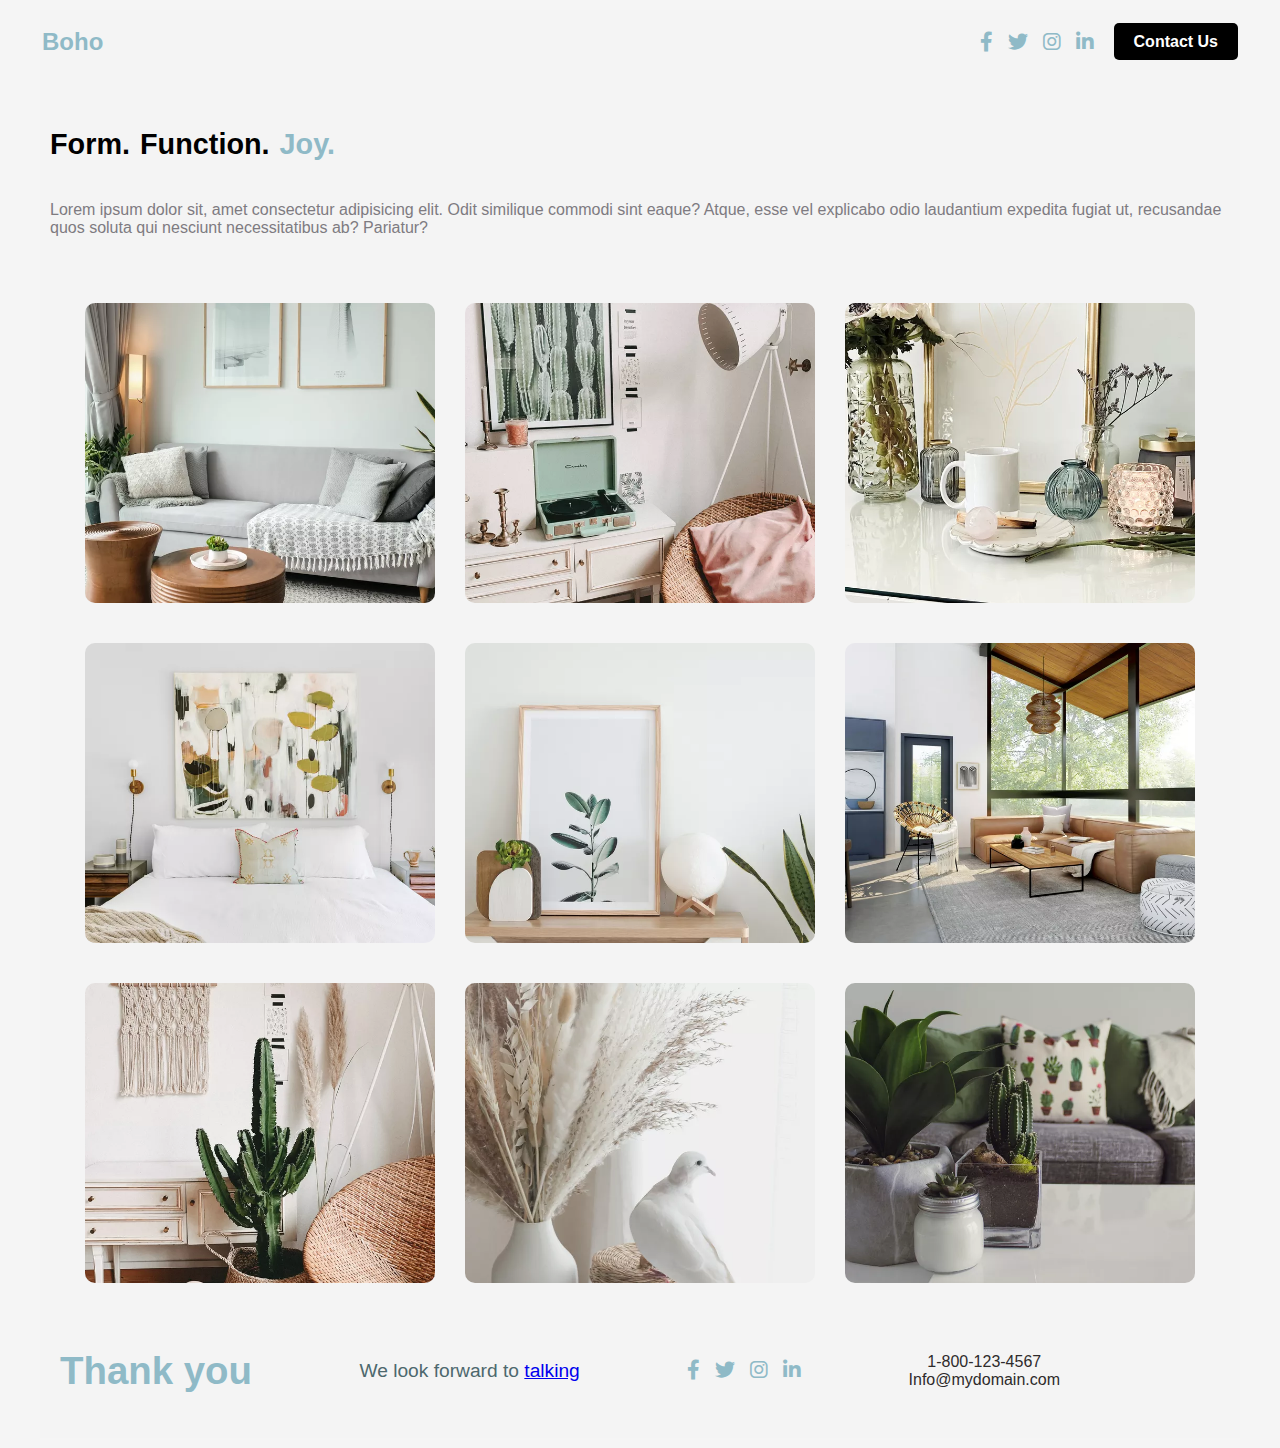
<file: ada's project/Div class practice/divclass.html>
<!DOCTYPE html>
<html lang="en">
<head>
  <meta charset="UTF-8">
  <meta name="viewport" content="width=device-width, initial-scale=1.0">
  <title>Boho</title>
  <link rel="stylesheet" href="styles.css">
  <!-- Font Awesome for Social Media Icons -->
  <link rel="stylesheet" href="https://cdnjs.cloudflare.com/ajax/libs/font-awesome/6.0.0/css/all.min.css">
</head>
<body>
  <!-- Header Section -->
  <header>
    <div class="header-container">
      <!-- Text Logo -->
      <div class="logo">
        <h1>Boho</h1>
      </div>

      <!-- Social Media Icons and Contact Button -->
      <div class="header-right">
        <div class="social-icons">
          <a href="#"><i class="fab fa-facebook-f"></i></a>
          <a href="#"><i class="fab fa-twitter"></i></a>
          <a href="#"><i class="fab fa-instagram"></i></a>
          <a href="#"><i class="fab fa-linkedin-in"></i></a>
        </div>
        <div class="contact-button">
          <a href="#" class="btn">Contact Us</a>
        </div>
      </div>
    </div>
  </header>

  <!-- Website Description -->
  <div class="description">
    <div class="description-title">
      <h2 class="des-tit-blk">Form.</h2>
      <h2 class="des-tit-blk">Function.</h2>
      <h2 class="des-tit-blue">Joy.</h2>
    </div>
    <p class="main-txt">Lorem ipsum dolor sit, amet consectetur adipisicing elit. Odit similique commodi sint eaque? Atque, esse vel explicabo odio laudantium expedita fugiat ut, recusandae quos soluta qui nesciunt necessitatibus ab? Pariatur?</p>
  </div>

  <!-- Image Slides -->
  <div class="slides">
    <div class="slide-1">
    <img src="./img/Image 5.webp" alt="Slide 1">
    <img src="./img/Image 8.webp" alt="Slide 2">
    <img src="./img/Image 9.webp" alt="Slide 3">
    </div>
    <div class="slide-2">
    <img src="./img/Image 4.webp" alt="Slide 4">
    <img src="./img/Image 6.webp" alt="Slide 5">
    <img src="./img/Image 7.webp" alt="Slide 6">
  </div>
  <div class="slide-3">
    <img src="./img/Image 1.webp" alt="Slide 7">
    <img src="./img/Image 2.webp" alt="Slide 8">
    <img src="./img/Image 3.webp" alt="Slide 8">
  </div>
  </div>

  <!-- Footer -->
  <footer>
    <div class="footer-container">
      <!-- Text Logo -->
      <div class="bye-bye">
        <h1>Thank you</h1>
      </div>
      <div>
        <p>We look forward to <a href="#">talking</a></p>
      </div>

      <!-- Footer Content Button -->
      <div class="header-right">
        <div class="social-icons">
          <a href="#"><i class="fab fa-facebook-f"></i></a>
          <a href="#"><i class="fab fa-twitter"></i></a>
          <a href="#"><i class="fab fa-instagram"></i></a>
          <a href="#"><i class="fab fa-linkedin-in"></i></a>
        </div>
        
      </div>
    
    <div class="info">
    <ul>
      <li><a href="#">1-800-123-4567</a></li>
      <li><a href="#">Info@mydomain.com</a></li>
    </ul>
    </div>
  </div>
  </footer>
</body>
</html>
</file>
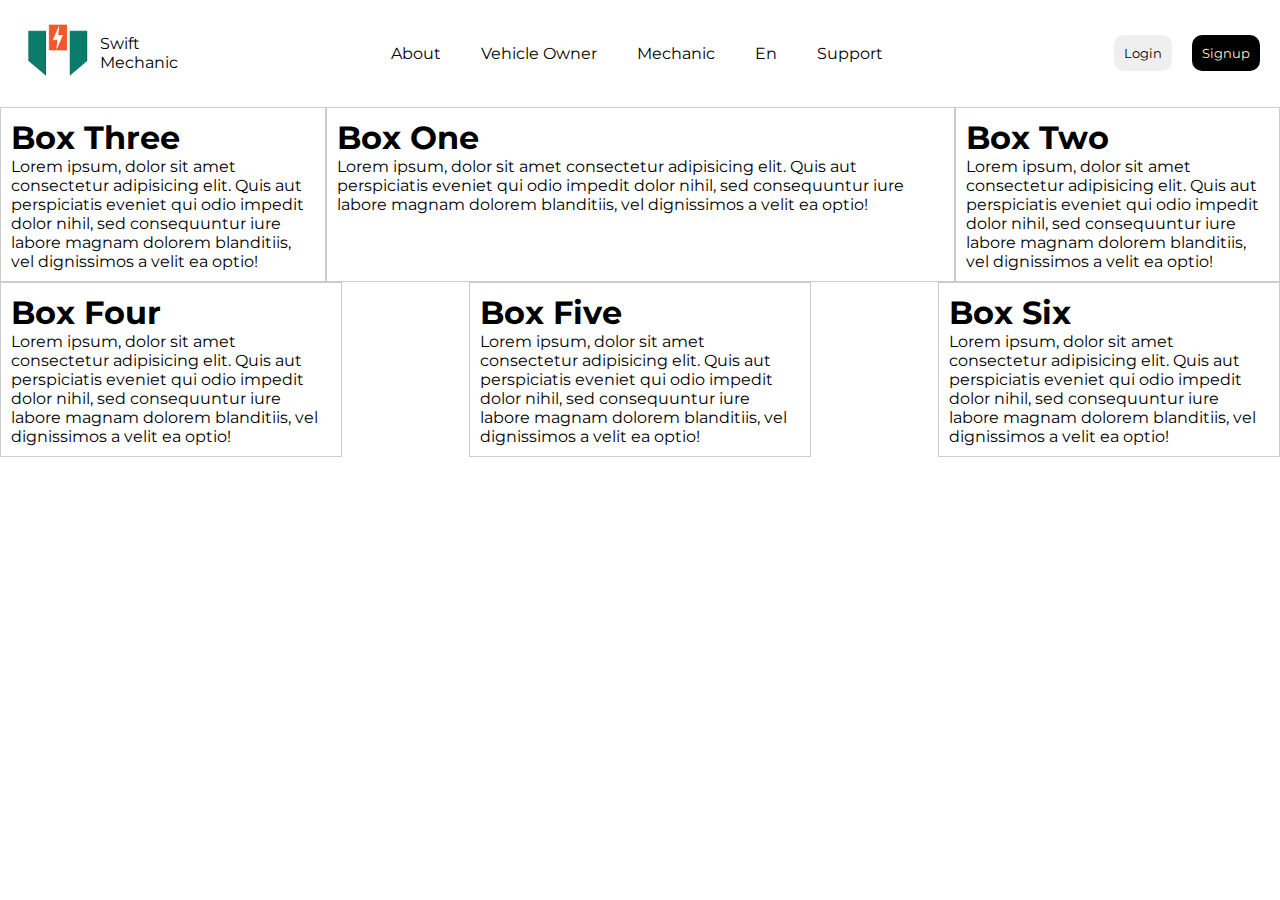
<file: ada's project/Html and Css Practice Project/homepage.html>
<!DOCTYPE html>
<html lang="en">
<head>
    <meta charset="UTF-8">
    <meta name="viewport" content="width=device-width, initial-scale=1.0">
    <title>Standard Website</title>
    <link rel="stylesheet" href="style.css">
    <link rel="preconnect" href="https://fonts.googleapis.com">
<link rel="preconnect" href="https://fonts.gstatic.com" crossorigin>
<link href="https://fonts.googleapis.com/css2?family=Anton&family=Montserrat:ital,wght@0,100..900;1,100..900&family=Mulish:ital,wght@0,200..1000;1,200..1000&family=Pacifico&family=Raleway:ital,wght@0,100..900;1,100..900&family=Roboto:ital,wght@0,100..900;1,100..900&display=swap" rel="stylesheet">
</head>
<body>
    <header>
        <nav class="nav-items">
            <div class="logo">
                <img src="./img/SwiftMechanic Logo.png" alt="logo image" class="logo-img">
                <span class="logo-name">Swift Mechanic</span>
            </div>
            <ul class="nav-list">
                <li><a href="#About">About</a></li>
                <li><a href="#owner.html">Vehicle Owner</a></li>
                <li><a href="#mechanic">Mechanic</a></li>
                <li><a href="#en">En</a></li>
                <li><a href="#support">Support</a></li>
            </ul>
        <div class="nav-btn">
            <a href="login.html"></a><button class="btn-auth btn-login">Login</button></a>
            <a href="signup.html"></a><button class="btn-auth btn-signup">Signup</button></a>
        </div>
        </nav>
    </header>
    <div class="article">
        <div class="box-1">
            <h1>Box One</h1>
            <p>Lorem ipsum, dolor sit amet consectetur adipisicing elit. Quis aut perspiciatis eveniet qui odio impedit dolor nihil, sed consequuntur iure labore magnam dolorem blanditiis, vel dignissimos a velit ea optio!</p>
        </div>
        <div class="box-2">
            <h1>Box Two</h1>
            <p>Lorem ipsum, dolor sit amet consectetur adipisicing elit. Quis aut perspiciatis eveniet qui odio impedit dolor nihil, sed consequuntur iure labore magnam dolorem blanditiis, vel dignissimos a velit ea optio!</p>
        </div>
        <div class="box-3">
            <h1>Box Three</h1>
            <p>Lorem ipsum, dolor sit amet consectetur adipisicing elit. Quis aut perspiciatis eveniet qui odio impedit dolor nihil, sed consequuntur iure labore magnam dolorem blanditiis, vel dignissimos a velit ea optio!</p>
        </div>
    </div>
    <div class="article-2">
        <div class="article-2-box">
            <h1>Box Four</h1>
            <p>Lorem ipsum, dolor sit amet consectetur adipisicing elit. Quis aut perspiciatis eveniet qui odio impedit dolor nihil, sed consequuntur iure labore magnam dolorem blanditiis, vel dignissimos a velit ea optio!</p>
        </div>
        <div class="article-2-box">
            <h1>Box Five</h1>
            <p>Lorem ipsum, dolor sit amet consectetur adipisicing elit. Quis aut perspiciatis eveniet qui odio impedit dolor nihil, sed consequuntur iure labore magnam dolorem blanditiis, vel dignissimos a velit ea optio!</p>
        </div>
        <div class="article-2-box">
            <h1>Box Six</h1>
            <p>Lorem ipsum, dolor sit amet consectetur adipisicing elit. Quis aut perspiciatis eveniet qui odio impedit dolor nihil, sed consequuntur iure labore magnam dolorem blanditiis, vel dignissimos a velit ea optio!</p>
        </div>
    </div>
</body>
</html>
</file>
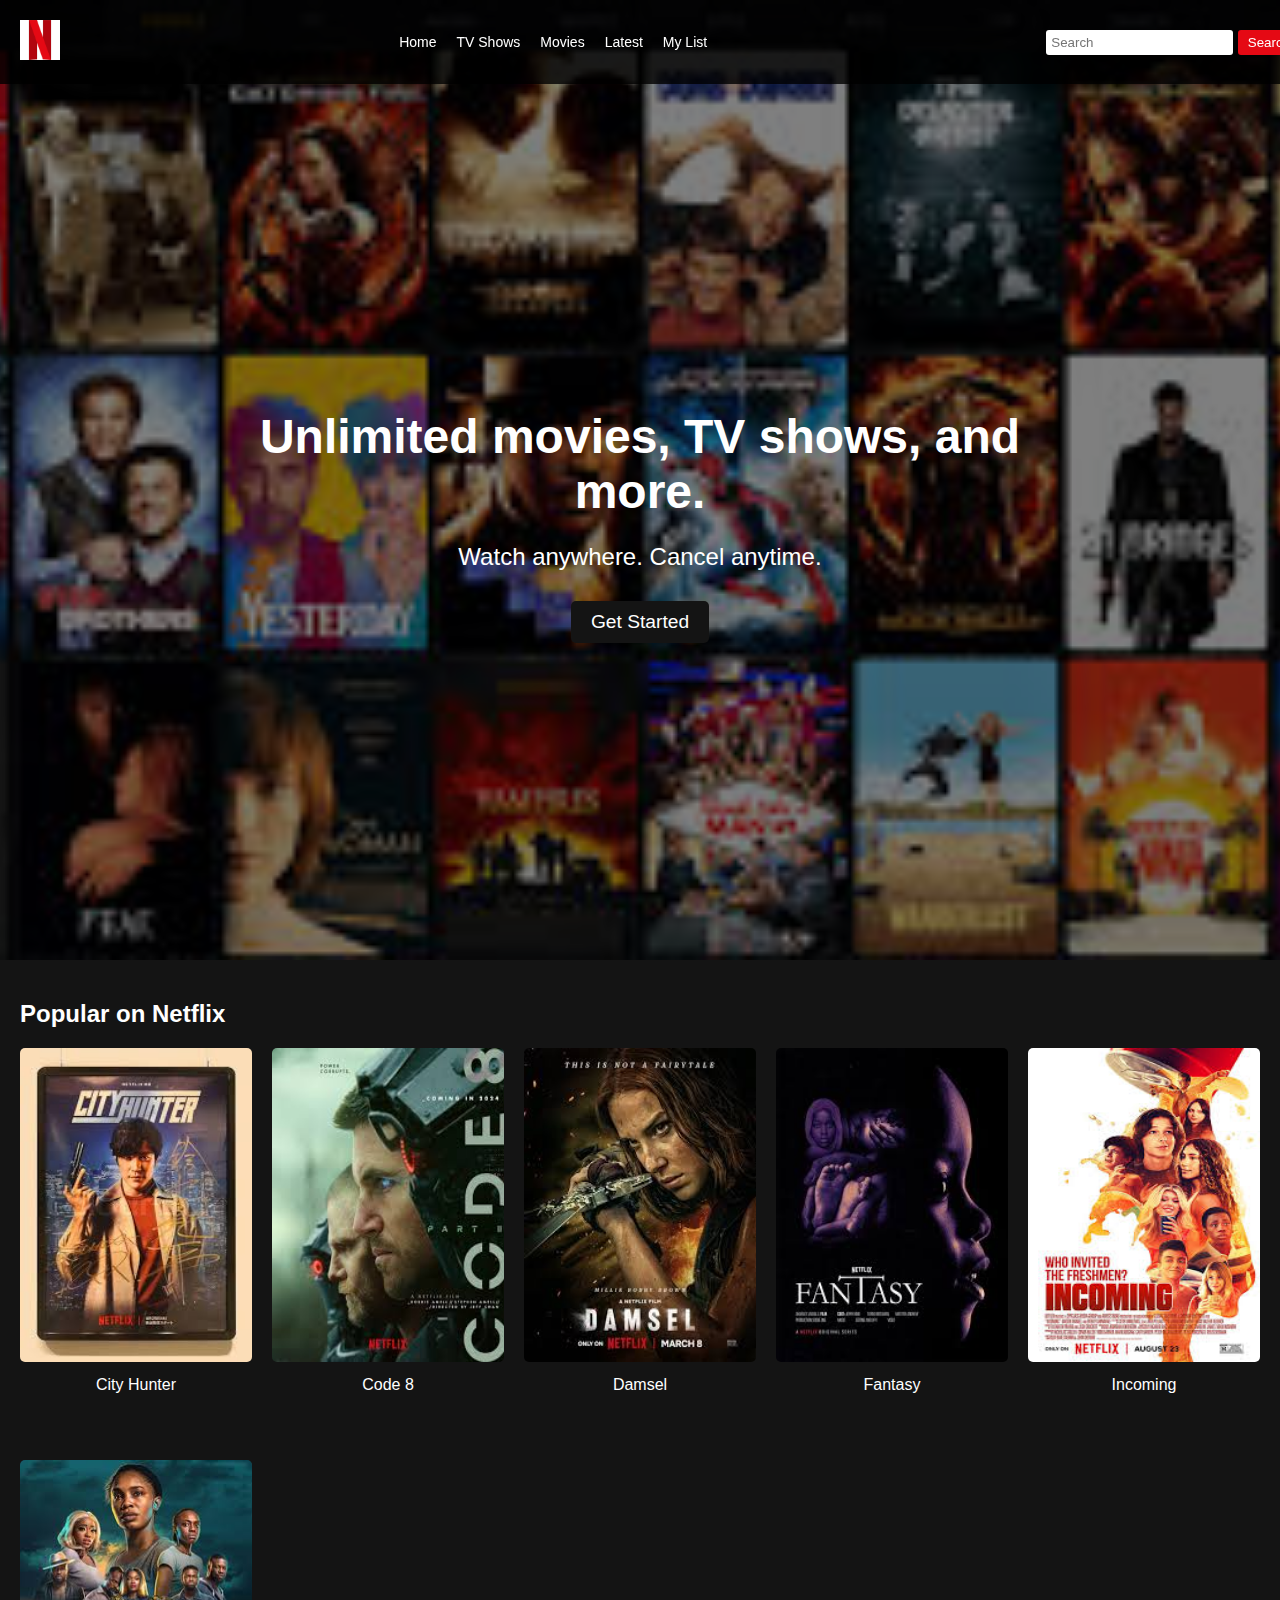
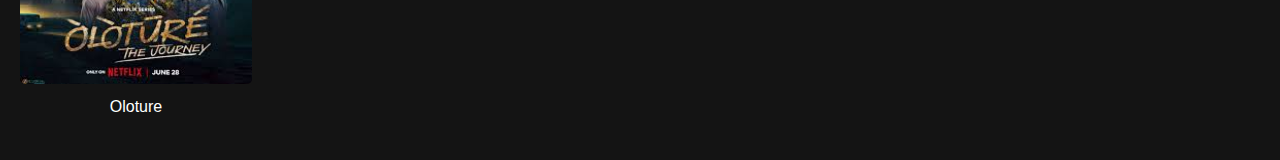
<file: CSS CLASS/Netflix/homepage.html>
<!DOCTYPE html>
<html lang="en">
<head>
    <meta charset="UTF-8">
    <meta name="viewport" content="width=device-width, initial-scale=1.0">
    <title>Netflix Clone</title>
    <style>
        body {
            margin: 0;
            font-family: Arial, sans-serif;
            background-color: #141414;
            color: #fff;
            }
            .navbar {
            display: flex;
            justify-content: space-between;
            align-items: center;
            padding: 20px;
            background-color: rgba(0, 0, 0, 0.8);
            position: fixed;
            width: 100%;
            top: 0;
            z-index: 1000;
            }

            .navbar-logo img {
            height: 40px;
            }

            .navbar-menu {
            display: flex;
            gap: 20px;
            }

            .navbar-item {
            color: #fff;
            text-decoration: none;
            font-size: 14px;
            }

            .navbar-search input {
            padding: 5px;
            border: none;
            border-radius: 3px;
            }

            .navbar-search button {
            padding: 5px 10px;
            background-color: #e50914;
            border: none;
            color: #fff;
            border-radius: 3px;
            cursor: pointer;
            }
            a{
              color: #fff;
              text-decoration: none;
            }
            .hero {
                height: 100vh;
                background: url('./img/moviecard.jpg') no-repeat center center/cover;
                position: relative;
                display: flex;
                align-items: center;
                justify-content: center;
                text-align: center;
                padding-top: 60px; /* To account for fixed navbar */
                }

                .hero::before {
                content: '';
                position: absolute;
                top: 0;
                left: 0;
                right: 0;
                bottom: 0;
                background: rgba(0, 0, 0, 0.5); /* Dark overlay for better text visibility */
                }

                .hero-content {
                position: relative;
                z-index: 1; /* Ensure content is above the overlay */
                max-width: 800px;
                }

                .hero h1 {
                font-size: 3rem;
                margin-bottom: 20px;
                }

                .hero p {
                font-size: 1.5rem;
                margin-bottom: 30px;
                }

                .cta-button {
                padding: 10px 20px;
                background-color: #e50914;
                border: 2px dotted goldenrod;
                color: #fff;
                font-size: 1.2rem;
                cursor: pointer;
                border-radius: 5px;
                }
                .cta-button {
                  color: #e50914;
                  border: none;
                  background: #141414;
                }

            .movie-grid {
            padding: 20px;
            }

            .movie-grid h2 {
            font-size: 1.5rem;
            margin-bottom: 20px;
            }

            .grid-container {
            display: grid;
            grid-template-columns: repeat(auto-fit, minmax(200px, 1fr));
            gap: 20px;
            }

            .movie-card {
            text-align: center;
            }

            .movie-card img {
            width: 100%;
            height: 80%;
            border-radius: 5px;
            }

            .movie-card p {
            margin-top: 10px;
            font-size: 1rem;
            }
    </style>
</head>
<body>
    <!-- Navigation Bar -->
  <header class="navbar">
    <div class="navbar-logo">
      <img src="./img/netflix.png" alt="Netflix Logo">
    </div>
    <div class="navbar-menu">
      <a href="#" class="navbar-item">Home</a>
      <a href="#" class="navbar-item">TV Shows</a>
      <a href="#" class="navbar-item">Movies</a>
      <a href="#" class="navbar-item">Latest</a>
      <a href="#" class="navbar-item">My List</a>
    </div>
    <div class="navbar-search">
      <input type="text" placeholder="Search">
      <button>Search</button>
    </div>
  </header>

  <!-- Hero Section -->
  <section class="hero">
    <div class="hero-content">
      <h1>Unlimited movies, TV shows, and more.</h1>
      <p>Watch anywhere. Cancel anytime.</p>
      <button class="cta-button"><a href="https://www.netflix.com/signup/registration?locale=en-NG" target="_blank">Get Started</a></button>
    </div>
  </section>
  

  <!-- Movie/Show Grid -->
  <section class="movie-grid">
    <h2>Popular on Netflix</h2>
    <div class="grid-container">
      <div class="movie-card"><a href="https://nkiri.com/city-hunter-korean-drama/" target="_blank">
        <img src="./img/CityHunter.jpg" alt="Movie 1"></a>
        <p><a href="https://nkiri.com/city-hunter-korean-drama/" target="_blank">City Hunter</a></p>
      </div>
      <div class="movie-card"><a href="https://nkiri.com/code-8-part-ii-2024-download-hollywood-movie/" target="_blank">
        <img src="./img/Code8.jpg" alt="Movie 2"></a>
        <p><a href="https://nkiri.com/code-8-part-ii-2024-download-hollywood-movie/" target="_blank">Code 8</a></p>
      </div>
      <div class="movie-card"><a href="https://nkiri.com/damsel-2024-download-hollywood-movie/" target="_blank">
        <img src="./img/Damsel 2024.jpg" alt="Movie 3">
      </a>
        <p><a href="https://nkiri.com/damsel-2024-download-hollywood-movie/" target="_blank">Damsel</a></p>
      </div>
      <div class="movie-card"><a href="https://nkiri.com/fantasy-island-2020-download-hollywood-movie/" target="_blank">
        <img src="./img/Fantasy.jpg" alt="Movie 4">
      </a>
        <p><a href="https://nkiri.com/fantasy-island-2020-download-hollywood-movie/" target="_blank">Fantasy</a></p>
      </div>
      <div class="movie-card"><a href="https://nkiri.com/incoming-2024-download-hollywood-movie/" target="_blank">
        <img src="./img/Incoming.jpg" alt="Movie 5"></a>
        <p><a href="https://nkiri.com/incoming-2024-download-hollywood-movie/" target="_blank">Incoming</a></p>
      </div>
      <div class="movie-card"><a href="https://nkiri.com/i-am-all-girls-2021-download-south-african-movie/" target="_blank">
        <img src="./img/Oloture.jpg" alt="Movie 6"></a>
        <p><a href="https://nkiri.com/i-am-all-girls-2021-download-south-african-movie/" target="_blank">Oloture</a></p>
      </div>
    </div>
  </section>




</body>
</html>
</file>
<file: style.css>
*{
    margin: 0;
    padding: 0;
    box-sizing: border-box;
}
body {
            font-family: Arial, sans-serif;
            line-height: 1.6;
            margin: 0;
            padding: 20px;
            background-color: #037e41;
            color: #333;
        }
        .container {
            max-width: 800px 100vw;
            margin: 0 auto;
            background: #221d1d;
            padding: 20px;
            border-radius: 8px;
            box-shadow: 0 0 10px rgba(0,0,0,0.1);
        }
        .header{
            display: flex;
            align-items: center;
            justify-content: center;
            margin-bottom: 20px;
        }
        .header img{
            width: 350px;
            height: 500px;
            margin-left: 300px;
            border-right: 2px solid #037e41;
            border-bottom: 5px solid #4CAF50;
        }
        .header h1 {
            font-family: "Raleway", serif;
            font-size: 30px;
            font-weight: 900;
            font-style: normal;
            text-align: center;
            color: #e0d9d9;
           position: absolute;
           left: 200px;
           top: 350px;
        }
        .header h3 {
            font-family: "Raleway", serif;
            font-size: 30px;
            font-weight: 400;
            font-style: normal;
            text-align: center;
            color: #e0d9d9;
           position: absolute;
           left: 200px;
           top: 400px;

           }
        .header button{
            border-style: ridge;
            border: 5px solid #4CAF50;
            position: absolute;
           left: 200px;
           top: 500px;
           
        }
        button a{
            color: #037e41;
            text-decoration: none;

        }
        hr{
            color: #037e41;
        }
        h2 {
            font-family: "Pacifico", serif;
            font-weight: 400;
            font-style: normal;
            color: #f8f4f4;
            border-bottom: 2px solid #037e41;
            padding-bottom: 5px;
            margin-top: 20px;
        }
        h3 {
            color: #f5e8e8;
            margin-top: 15px;
        }
        p {
            color: #f5e8e8;
            margin: 5px 0;
        }
        ul {
            margin: 10px 0;
            padding-left: 20px;
        }
        ul li {
            margin-bottom: 5px;
            color: #ddd;
        }
        .contact-info {
            text-align: center;
            margin-bottom: 20px;
        }
        .contact-info p {
            margin: 5px;
        }
        .skills {
            display: flex;
            justify-content: space-between;
        }
        .skills div {
            width: 48%;
        }
        .reference {
            margin-top: 20px;
        }
        .image-section {
            text-align: center;
            margin: 20px
        }
        .image-section img {
            width: 150px;
            height: 150px;
            border-radius: 50%;
            border: 5px solid #4CAF50;
            object-fit: cover;
        }
        .nav-links {
            display: flex;
            text-align: center;
            align-items: center;
            justify-content: space-between;
            margin-bottom: 20px;
            padding: 10px 50px;
        }
        .logo{
            margin: 0 10px;
            text-decoration: none;
            color: #4CAF50;
            font-family: "Pacifico" sans-serif;
            font-weight: 900;
            font-style: normal;
        }
        .nav-links a {
            margin: 0 10px;
            text-decoration: none;
            color: #4CAF50;
            font-weight: bold;
        }
        .nav-links a:hover {
            text-decoration: underline;
        }
        
.back{
    border-radius: 100px;
    background-color: #4CAF50;
    margin-left: 1100px;
    width: 25px;
    height: 25px;
}
.back:hover{
    background-color: #333;
}
</file>
<file: NewClassStudies/main.css>
* {
			font-size: 18px
		}

		body {
			background-color: #333;
			color: whitesmoke;
		}
</file>
<file: ada's project/Div class practice/styles.css>
/* General Styles */
body {
    font-family: Arial, sans-serif;
    margin: 10px 40px;
    padding: 0;
    box-sizing: border-box;
    background-color: whitesmoke;
  }
  
  /* Header Section */
  header {
    background-color: #f4f4f4;
    padding: 2px 2px;
  }
  
  .header-container {
    display: flex;
    justify-content: space-between;
    align-items: center;
    max-width: 1200px;
  }
  
  /* Text Logo */
  .logo h1 {
    color: #8fbac7; /* Light blue color */
    font-size: 24px;
  }
  
  /* Header Right Section (Social Icons and Contact Button) */
  .header-right {
    display: flex;
    align-items: center;
    gap: 20px;
  }
  
  /* Social Media Icons */
  .social-icons {
    display: flex;
    gap: 15px;
  }
  
  .social-icons a {
    color: #8fbac7; /* Light blue color */
    font-size: 20px;
    text-decoration: none;
    transition: color 0.3s ease;
  }
  
  .social-icons a:hover {
    color: #0e0d0d; /* White color on hover */
  }
  
  /* Contact Button */
  .contact-button .btn {
    background-color: #000; /* Black color */
    color: #fff;
    padding: 10px 20px;
    text-decoration: none;
    border-radius: 5px;
    font-weight: bold;
    transition: background-color 0.3s ease;
  }
  
  .contact-button .btn:hover {
    background-color: #8fbac7; /* Light blue color on hover */
  }
  
  /* Website Description */
  .description {

    text-align: center;
    padding: 30px 10px;
    background-color: #f4f4f4;
  }
  .description-title{
    display: flex;
    align-items: flex-start;
    font-size: 1.2em;
    gap: 10px;
  }
  .des-tit-blk{
    color: #000;
  }
  .des-tit-blue{
    color: #8fbac7;
  }
  .main-txt {
    font-size: 1.2;
    color: #7e7b81;
    text-align: left;
  }
  
  /* Image Slides */

  .slide-1 {
    display: flex;
    /*width: 100%;*/
    flex-wrap: wrap;
    justify-content: center;
    gap: 30px;
    padding: 20px;
    background-color: #f4f4f4;
  }
  .slide-2 {
    display: flex;
    flex-wrap: wrap;
    justify-content: center;
    gap: 30px;
    padding: 20px;
    background-color: #f4f4f4;
  }
  .slide-3 {
    display: flex;
    flex-wrap: wrap;
    justify-content: center;
    gap: 30px;
    padding: 20px;
    background-color: #f4f4f4;
  }
  
  .slides img {
    width: 350px;
    height: 300px;
    object-fit: cover;
    border-radius: 10px;
  }
  
  /* Footer */
  footer {
    background-color: #f4f4f4;
    color: white;
    text-align: center;
    padding: 20px;
  }
  .footer-container {
    display: flex;
    justify-content: space-between;
    align-items: center;
    max-width: 1000px;
  }
  footer p{
    color: rgb(77, 104, 109);
    font-size: 1.2em;

  }
  footer ul {
    list-style: none;
    padding: 0;
    display: column;
    justify-content: center;
    gap: 20px;
  }
  
  footer ul li {
    display: column;
  }
  
  footer ul li a {
    color: rgb(46, 43, 43);
    text-decoration: none;
  }
  
  footer ul li a:hover {
    text-decoration: underline;
  }
  .bye-bye{
    color: #8fbac7; /* Light blue color */
    font-size: 24px;
    align-items: flex-start;
    font-size: 1.2em;
  }
</file>
<file: ada's project/Html and Css Practice Project/style.css>
*{
    margin: 0;
    padding: 0;
    font-family: "Montserrat", serif;
}
/* Navbar Styling */
.nav-items{
    display: flex;
    justify-content: space-between;
    margin: 20px;
    align-items: center;
}
/* First Nav-child */
.logo{
    display: flex;
    align-items: center;
    gap: 10px;
}
.logo > .logo-img{
    width: 70px;
    height: auto;
}
.logo > .logo-name{
    width: 70px;
}
/* Second Nav-child */
.nav-list{
    display: flex;
    gap: 40px;
    list-style: none;
    
}
.nav-list a{
    text-decoration: none;
    color: black;
}
/* Third Nav-child */
.nav-btn{
    display: flex;
    gap: 10px;
}
.btn-auth{
    padding: 10px 10px;
    border: none;
    border-radius: 10px;
}
.btn-signup{
    background-color: black;
    color: blanchedalmond;
}
.article{
    display: flex;
    /*align-items: flex-start;
   align-items: flex-end;
    align-items: center;
    flex-direction: column;*/
}
.article-2{
    display: flex;
    /*justify-content: flex-start;
    justify-content: center;
    justify-content: flex-end */
    justify-content: space-between;
}
.article div, .article-2 div{
    border: 1px #ccc solid;
    padding: 10px;
}
.box-1{
    flex: 2;
    order: 2;
}
.box-2{
    flex: 1;
    order: 3;
}
.box-3{
    flex: 1;
    order: 1;
}
.article-2-box{
    width: 25%;
}
</file>
<file: ada's project/Html and Css Practice Project/Dave Grey Css Class/style.css>
/* General Reset */
* {
    margin: 0;
    padding: 0;
    box-sizing: border-box;
  }
  
  body {
    font-family: 'Arial', sans-serif;
    background-color: #f8f8f8;
    color: #333;
    line-height: 1.6;
  }
  
  /* Slide Container */
  .slides {
    display: flex;
    flex-direction: column;
    align-items: center;
    justify-content: center;
    min-height: 100vh;
    padding: 20px;
  }
  
  /* Individual Slide */
  .slide {
    width: 80%;
    max-width: 1200px;
    background-color: #fff;
    border-radius: 10px;
    box-shadow: 0 4px 10px rgba(0, 0, 0, 0.1);
    padding: 40px;
    margin: 20px 0;
    text-align: left;
    position: relative;
  }
  
  /* Title Slide */
  .title-slide {
    text-align: center;
    background-color: #ff6f61; /* Orange theme */
    color: #fff;
    padding: 60px;
  }
  
  .title-slide h1 {
    font-size: 2.5rem;
    margin-bottom: 20px;
  }
  
  .title-slide p {
    font-size: 1.2rem;
    margin: 10px 0;
  }
  
  /* Headings */
  h2 {
    font-size: 2rem;
    color: #ff6f61; /* Orange theme */
    margin-bottom: 20px;
  }
  
  /* Lists */
  ul {
    list-style-type: disc;
    margin-left: 20px;
    margin-bottom: 20px;
  }
  
  /* Shapes */
  .shape {
    position: absolute;
    background-color: #ff6f61; /* Orange theme */
    opacity: 0.2; /* Subtle transparency */
  }
  
  .orange-circle {
    width: 150px;
    height: 150px;
    border-radius: 50%;
    bottom: -50px;
    right: -50px;
  }
  
  .orange-rectangle {
    width: 200px;
    height: 100px;
    bottom: -30px;
    right: -30px;
  }
  
  .orange-triangle {
    width: 0;
    height: 0;
    border-left: 75px solid transparent;
    border-right: 75px solid transparent;
    border-bottom: 150px solid #ff6f61;
    bottom: -50px;
    right: -50px;
  }
  
  .orange-diamond {
    width: 120px;
    height: 120px;
    background-color: #ff6f61;
    transform: rotate(45deg);
    bottom: -50px;
    right: -50px;
  }
  
  /* Background Colors for Slides */
  .intro-slide {
    background-color: #fff3e0; /* Light orange background */
  }
  
  .causes-slide {
    background-color: #ffe0b2; /* Light orange background */
  }
  
  .effects-slide {
    background-color: #ffcc80; /* Medium orange background */
  }
  
  .solutions-slide {
    background-color: #ffb74d; /* Darker orange background */
  }
  
  .conclusion-slide {
    background-color: #ffa726; /* Dark orange background */
  }
  
  .recommendations-slide {
    background-color: #ff9800; /* Darkest orange background */
  }
  
  /* Responsive Design */
  @media (max-width: 768px) {
    .slide {
      width: 90%;
      padding: 20px;
    }
  
    h2 {
      font-size: 1.8rem;
    }
  
    .title-slide h1 {
      font-size: 2rem;
    }
  
    .shape {
      display: none; /* Hide shapes on smaller screens */
    }
  }
</file>
